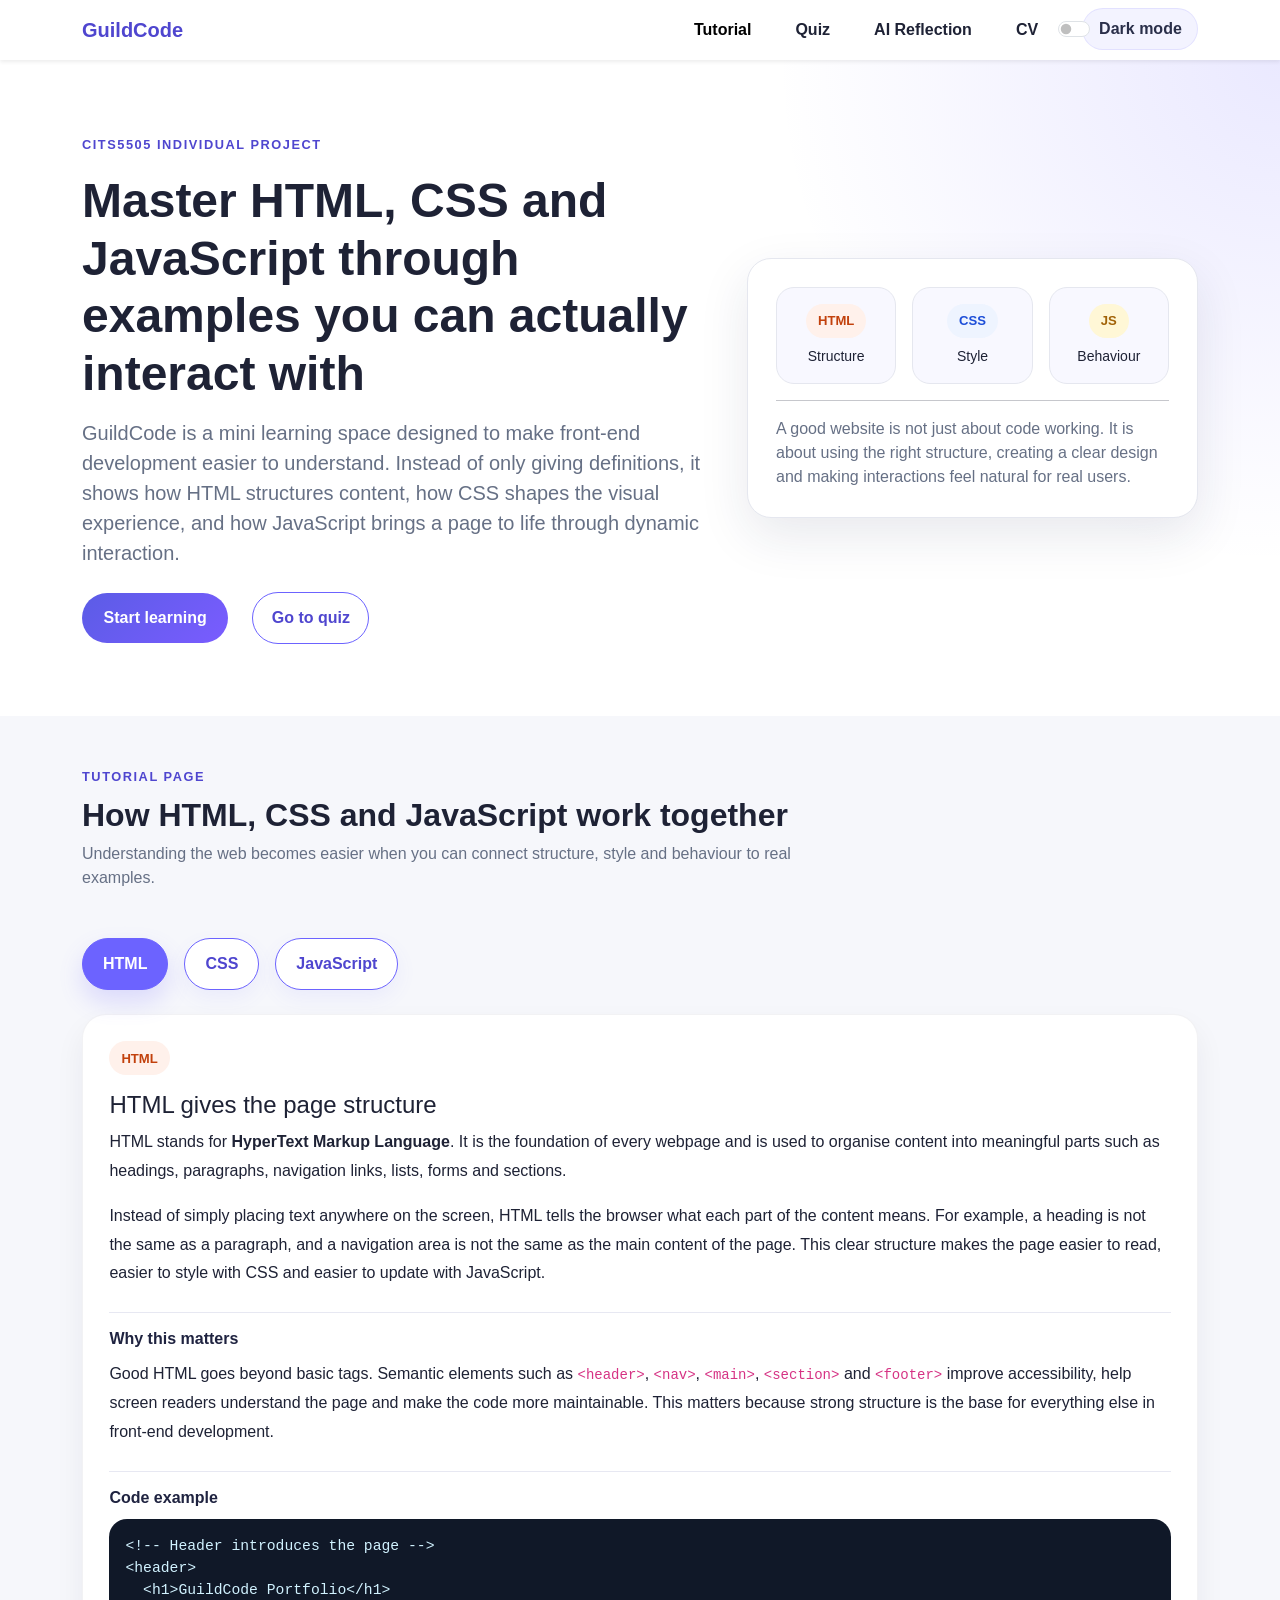
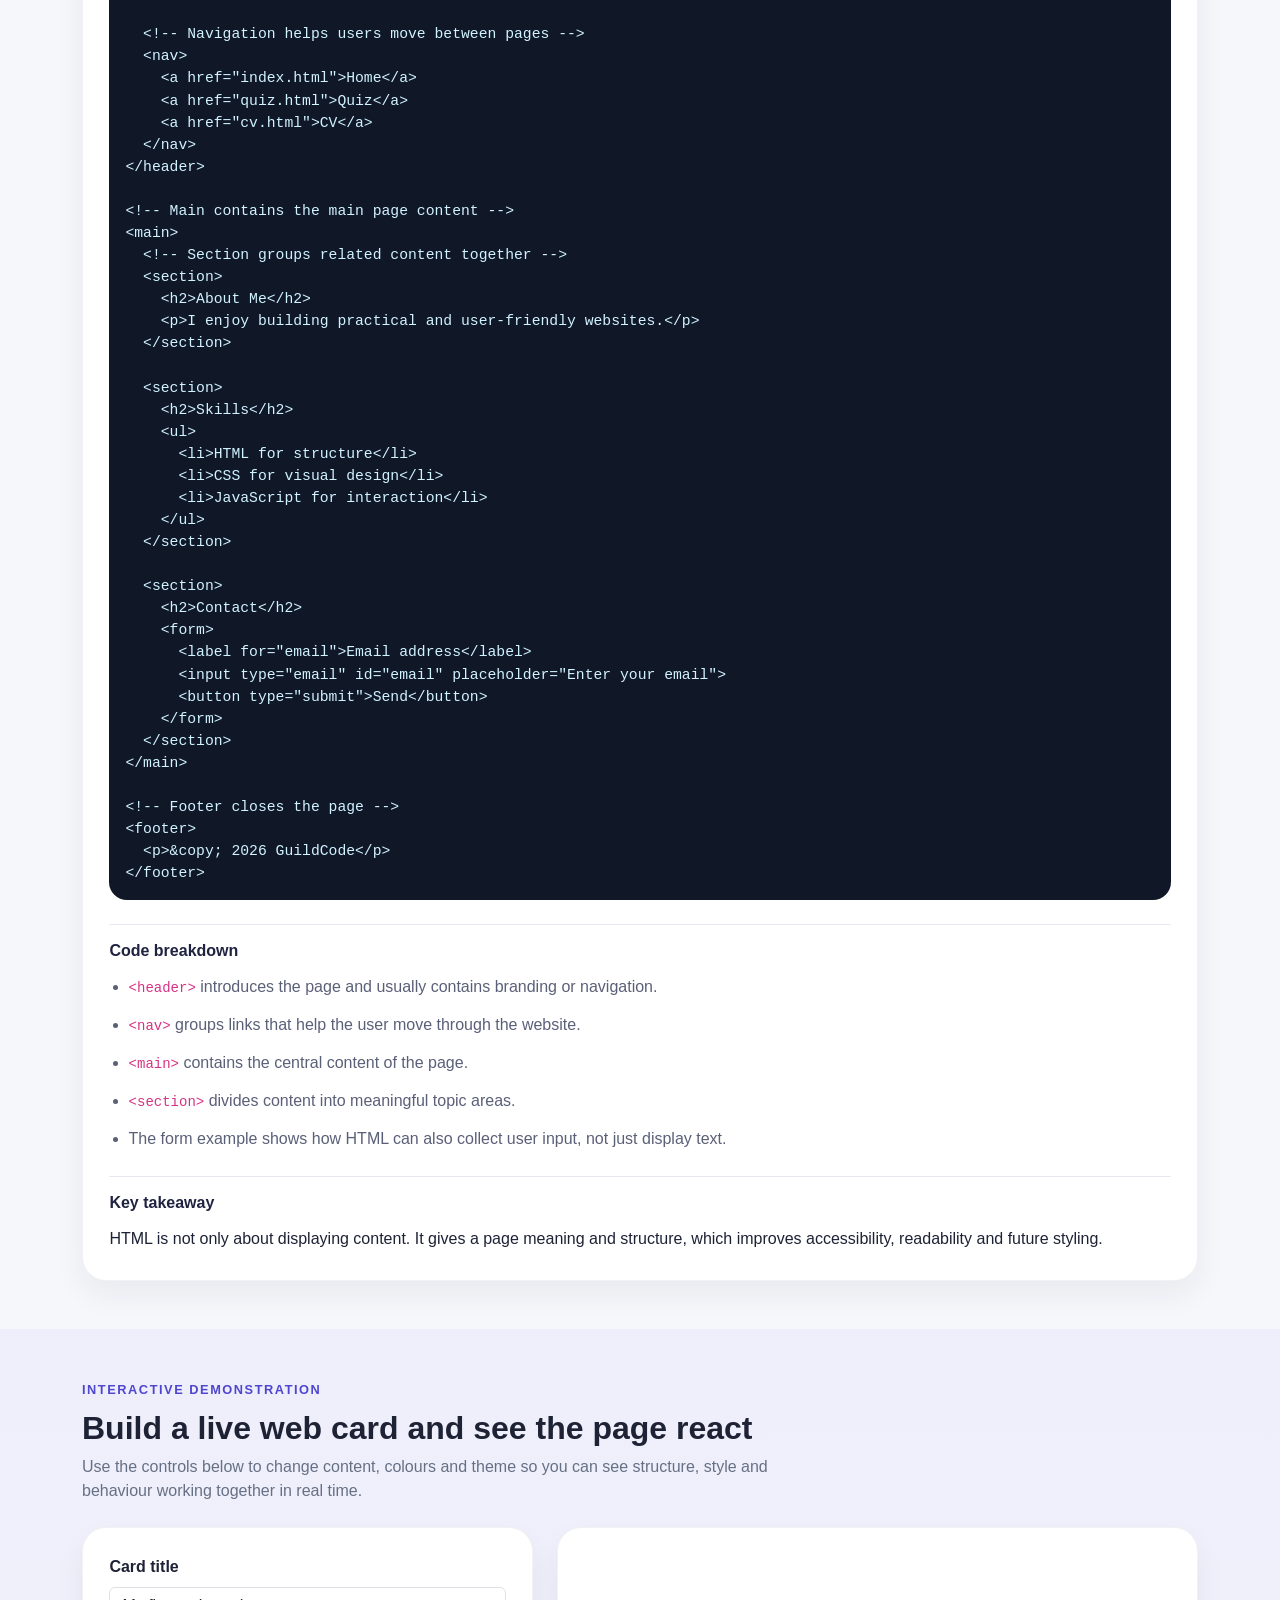
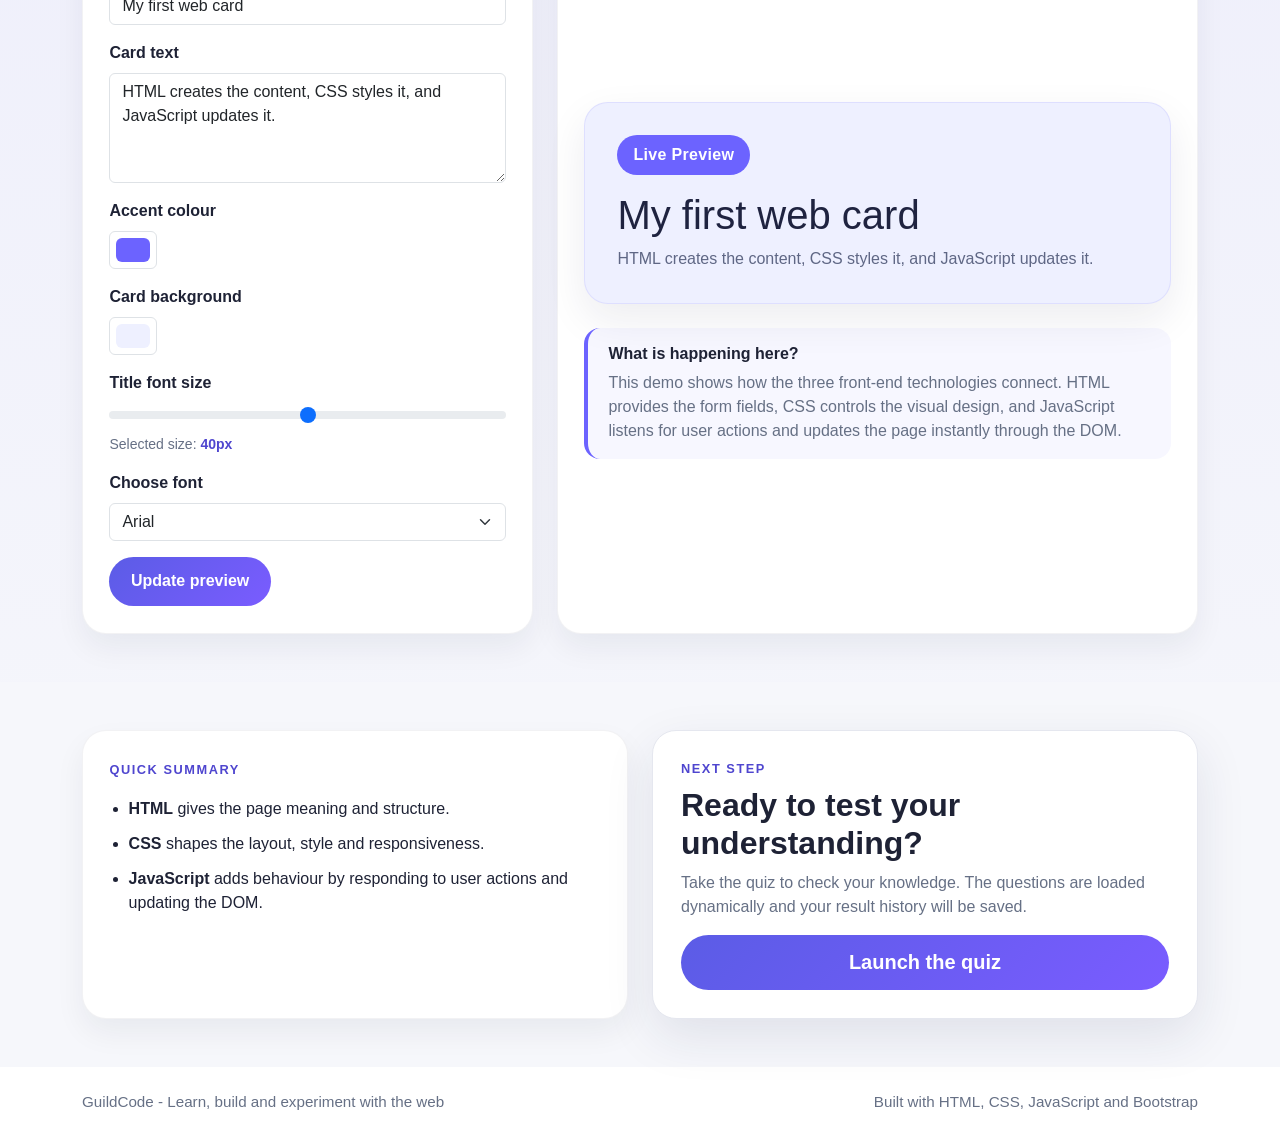
<file: index.html>
<!DOCTYPE html>
<html lang="en">
<head>
  <meta charset="UTF-8">
  <meta name="viewport" content="width=device-width, initial-scale=1.0">
  <title>GuildCode | Tutorial</title>
  <link rel="preconnect" href="https://cdn.jsdelivr.net">
  <link href="https://cdn.jsdelivr.net/npm/bootstrap@5.3.2/dist/css/bootstrap.min.css" rel="stylesheet">
  <link rel="stylesheet" href="css/style.css">
</head>
<body>
  <header class="site-header sticky-top shadow-sm">
    <nav class="navbar navbar-expand-lg">
      <div class="container">
        <a class="navbar-brand fw-bold" href="index.html">GuildCode</a>
        <button class="navbar-toggler" type="button" data-bs-toggle="collapse" data-bs-target="#navMenu" aria-controls="navMenu" aria-expanded="false" aria-label="Toggle navigation">
          <span class="navbar-toggler-icon"></span>
        </button>
        <div class="collapse navbar-collapse" id="navMenu">
          <ul class="navbar-nav ms-auto align-items-lg-center gap-lg-2">
            <li class="nav-item"><a class="nav-link active" href="index.html">Tutorial</a></li>
            <li class="nav-item"><a class="nav-link" href="quiz.html">Quiz</a></li>
            <li class="nav-item"><a class="nav-link" href="ai-reflection.html">AI Reflection</a></li>
            <li class="nav-item"><a class="nav-link" href="cv.html">CV</a></li>
          </ul>

          <div class="form-check form-switch theme-switch ms-lg-3 mt-3 mt-lg-0">
            <input class="form-check-input" type="checkbox" id="pageThemeToggle">
            <label class="form-check-label" for="pageThemeToggle">Dark mode</label>
          </div>
        </div>
      </div>
    </nav>
  </header>

  <main>
    <section class="hero-section py-5">
      <div class="container py-4">
        <div class="row align-items-center g-4">
          <div class="col-lg-7">
            <span class="eyebrow">CITS5505 INDIVIDUAL PROJECT</span>
            <h1 class="display-5 fw-bold mt-3">Master HTML, CSS and JavaScript through examples you can actually interact with</h1>
            <p class="lead text-secondary mt-3">
              GuildCode is a mini learning space designed to make front-end development easier to understand.
              Instead of only giving definitions, it shows how HTML structures content, how CSS shapes the visual experience,
              and how JavaScript brings a page to life through dynamic interaction.
            </p>
            <div class="hero-actions d-flex flex-wrap gap-4 mt-4 align-items-center">
              <a href="#tutorial-content" class="btn btn-brand">Start learning</a>
              <a href="quiz.html" class="btn btn-outline-brand">Go to quiz</a>
            </div>
          </div>
          <div class="col-lg-5">
            <div class="hero-card">
              <div class="row g-3">
                <div class="col-4">
                  <div class="mini-panel text-center">
                    <span class="tech-badge html">HTML</span>
                    <p class="small mb-0 mt-2">Structure</p>
                  </div>
                </div>
                <div class="col-4">
                  <div class="mini-panel text-center">
                    <span class="tech-badge css">CSS</span>
                    <p class="small mb-0 mt-2">Style</p>
                  </div>
                </div>
                <div class="col-4">
                  <div class="mini-panel text-center">
                    <span class="tech-badge js">JS</span>
                    <p class="small mb-0 mt-2">Behaviour</p>
                  </div>
                </div>
              </div>
              <hr>
              <p class="mb-0 text-secondary">
                A good website is not just about code working. It is about using the right structure,
                creating a clear design and making interactions feel natural for real users.
              </p>
            </div>
          </div>
        </div>
      </div>
    </section>

    <section id="tutorial-content" class="py-5">
      <div class="container">
        <div class="section-heading mb-5">
          <span class="eyebrow">TUTORIAL PAGE</span>
          <h2 class="fw-bold mt-2">How HTML, CSS and JavaScript work together</h2>
          <p class="text-secondary mb-0">Understanding the web becomes easier when you can connect structure, style and behaviour to real examples. </p>
        </div>

        <div class="tutorial-tabs mb-4">
  <button class="tutorial-tab active" data-topic="html">HTML</button>
  <button class="tutorial-tab" data-topic="css">CSS</button>
  <button class="tutorial-tab" data-topic="js">JavaScript</button>
</div>

<div class="content-card tutorial-display" id="tutorialDisplay">
  <span class="tech-badge html" id="topicBadge">HTML</span>

  <h3 class="h4 mt-3" id="topicTitle">HTML gives the page structure</h3>

  <p id="topicIntro"></p>
  <p id="topicExplanation"></p>

  <div class="topic-subsection mt-4">
    <h4 class="h6 fw-bold">Why this matters</h4>
    <p id="topicWhy" class="mb-0"></p>
  </div>

  <div class="topic-subsection mt-4">
    <h4 class="h6 fw-bold">Code example</h4>
    <pre><code id="topicCode"></code></pre>
  </div>

  <div class="topic-subsection mt-4">
    <h4 class="h6 fw-bold">Code breakdown</h4>
    <ul id="topicPoints" class="mb-0"></ul>
  </div>

  <div class="topic-subsection mt-4">
    <h4 class="h6 fw-bold">Key takeaway</h4>
    <p id="topicTakeaway" class="mb-0"></p>
  </div>
</div>
        </div>
      </div>
    </section>

    <section class="py-5 bg-soft">
      <div class="container">
        <div class="section-heading mb-4">
          <span class="eyebrow">INTERACTIVE DEMONSTRATION</span>
          <h2 class="fw-bold mt-2">Build a live web card and see the page react</h2>
          <p class="text-secondary mb-0">Use the controls below to change content, colours and theme so you can see structure, style and behaviour working together in real time.</p>
        </div>

        <div class="row g-4 align-items-stretch">
          <div class="col-lg-5">
            <div class="content-card h-100">
              <label for="cardTitle" class="form-label fw-semibold">Card title</label>
              <input id="cardTitle" class="form-control mb-3" type="text" value="My first web card">

              <label for="cardText" class="form-label fw-semibold">Card text</label>
              <textarea id="cardText" class="form-control mb-3" rows="4">HTML creates the content, CSS styles it, and JavaScript updates it.</textarea>

              <label for="cardColor" class="form-label fw-semibold">Accent colour</label>
              <input id="cardColor" class="form-control form-control-color mb-3" type="color" value="#6c63ff">

              <label for="cardBackground" class="form-label fw-semibold">Card background</label>
              <input id="cardBackground" class="form-control form-control-color mb-3" type="color" value="#eef0ff">

              <label for="fontSize" class="form-label fw-semibold">Title font size</label>
              <input id="fontSize" class="form-range mb-1" type="range" min="24" max="56" value="40">
              <p class="small text-secondary mb-3">Selected size: <span id="fontSizeValue">40px</span></p>

              <label for="fontFamily" class="form-label fw-semibold">Choose font</label>
              <select id="fontFamily" class="form-select mb-3">
                <option value="Arial, Helvetica, sans-serif">Arial</option>
                <option value="'Georgia', serif">Georgia</option>
                <option value="'Trebuchet MS', sans-serif">Trebuchet MS</option>
                <option value="'Courier New', monospace">Courier New</option>
                <option value="'Times New Roman', serif">Times New Roman</option>
              </select>

              <button id="applyChanges" class="btn btn-brand">Update preview</button>
            </div>
          </div>

          <div class="col-lg-7">
            <div class="content-card h-100 d-flex flex-column justify-content-center">
              <div id="previewCard" class="live-preview-card">
                <span id="previewPill" class="preview-pill">Live Preview</span>
                <h3 id="previewTitle" class="mt-3">My first web card</h3>
                <p id="previewText" class="mb-0">HTML creates the content, CSS styles it, and JavaScript updates it.</p>
              </div>

              <div class="interactive-note mt-4">
                <h4 class="h6 fw-bold">What is happening here?</h4>
                <p class="mb-0 text-secondary">
                  This demo shows how the three front-end technologies connect. HTML provides the form fields,
                  CSS controls the visual design, and JavaScript listens for user actions and updates the page
                  instantly through the DOM.
                </p>
              </div>
            </div>
          </div>
        </div>
      </div>
    </section>

    <section class="py-5">
      <div class="container">
        <div class="row g-4">
          <div class="col-lg-6">
            <div class="content-card h-100">
              <span class="eyebrow">QUICK SUMMARY</span>
              <ul class="summary-list mb-0 mt-3">
                <li><strong>HTML</strong> gives the page meaning and structure.</li>
                <li><strong>CSS</strong> shapes the layout, style and responsiveness.</li>
                <li><strong>JavaScript</strong> adds behaviour by responding to user actions and updating the DOM.</li>
              </ul>
            </div>
          </div>
          <div class="col-lg-6">
            <div class="cta-card h-100">
              <span class="eyebrow">NEXT STEP</span>
              <h2 class="fw-bold mt-2">Ready to test your understanding?</h2>
              <p class="text-secondary">
                Take the quiz to check your knowledge. The questions are loaded dynamically and your result history will be saved.
              </p>
              <a href="quiz.html" class="btn btn-brand btn-lg">Launch the quiz</a>
            </div>
          </div>
        </div>
      </div>
    </section>
  </main>

  <footer class="site-footer py-4">
    <div class="container d-flex flex-column flex-md-row justify-content-between align-items-center gap-2">
      <p class="mb-0">GuildCode - Learn, build and experiment with the web</p>
      <p class="mb-0">Built with HTML, CSS, JavaScript and Bootstrap</p>
    </div>
  </footer>

  <script src="https://cdn.jsdelivr.net/npm/bootstrap@5.3.2/dist/js/bootstrap.bundle.min.js"></script>
  <script src="js/main.js"></script>
  <script src="js/tutorial.js"></script>  
</body>
</html>
</file>
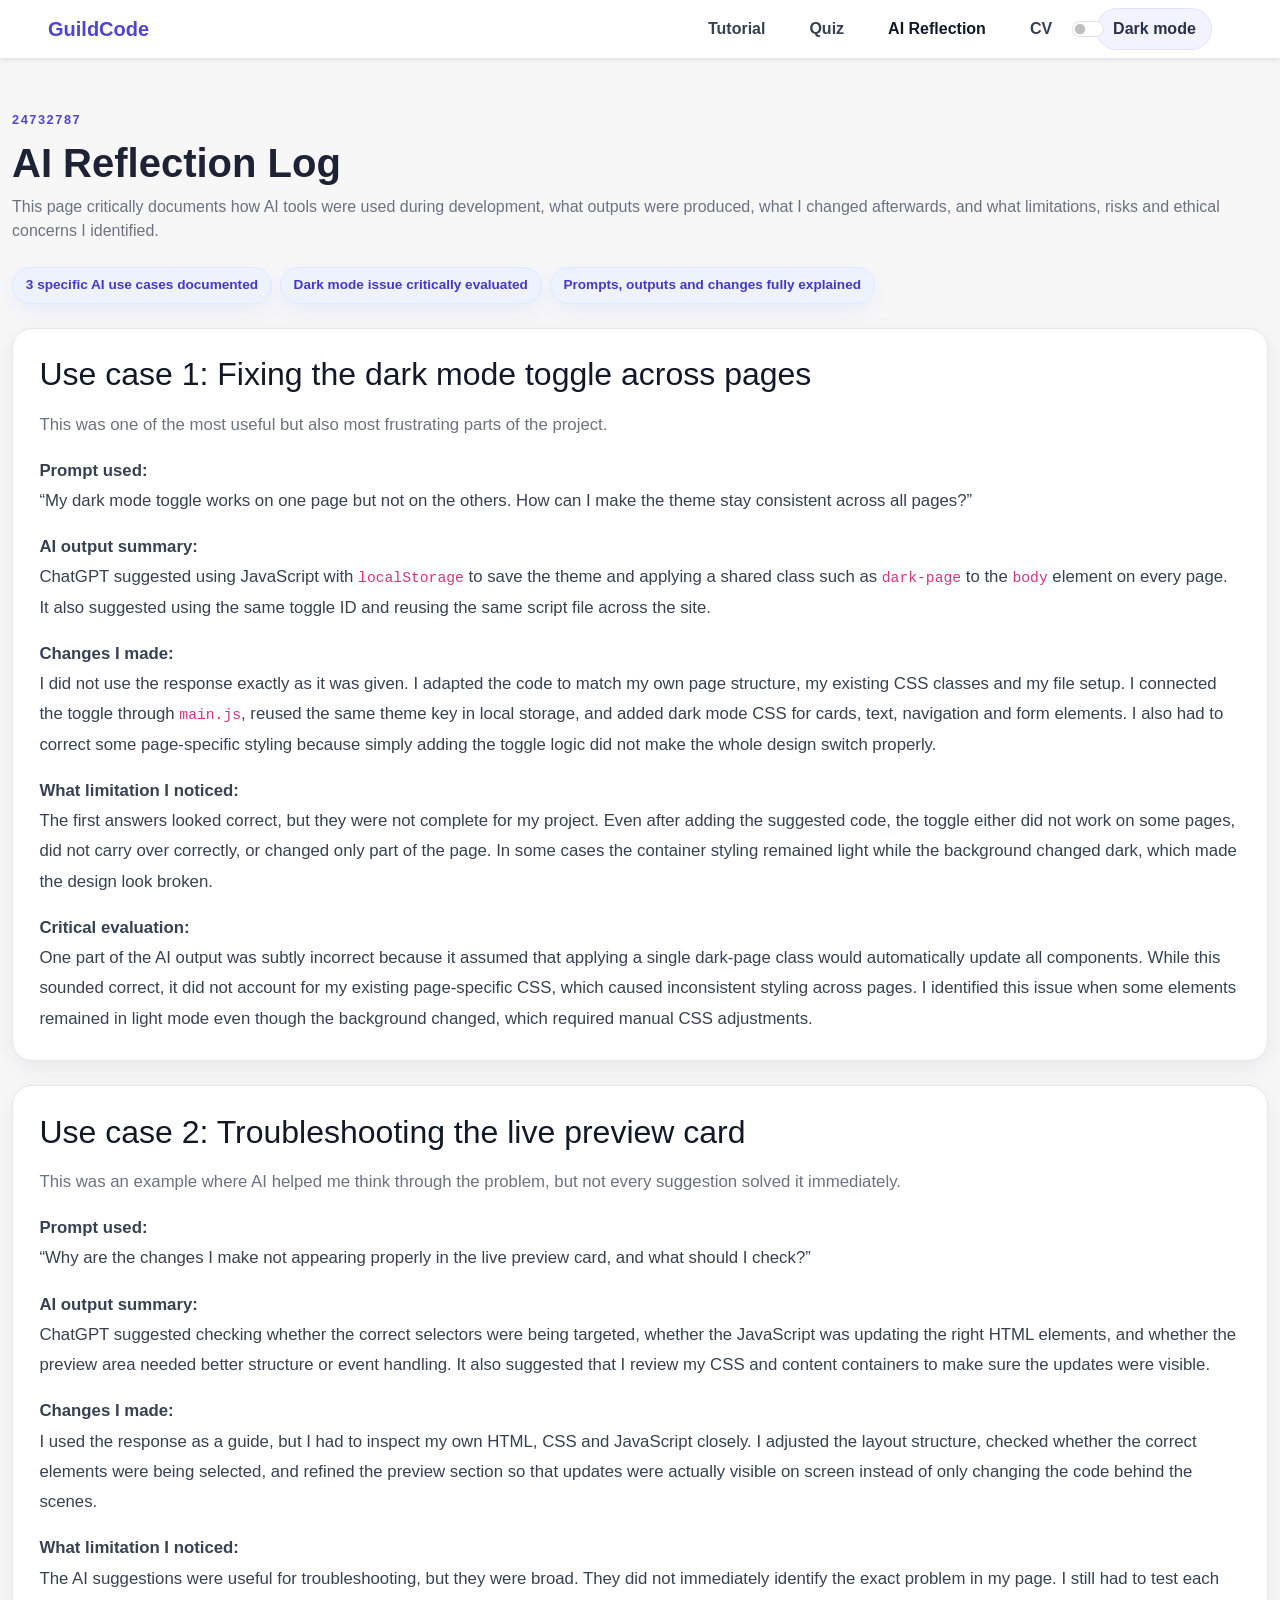
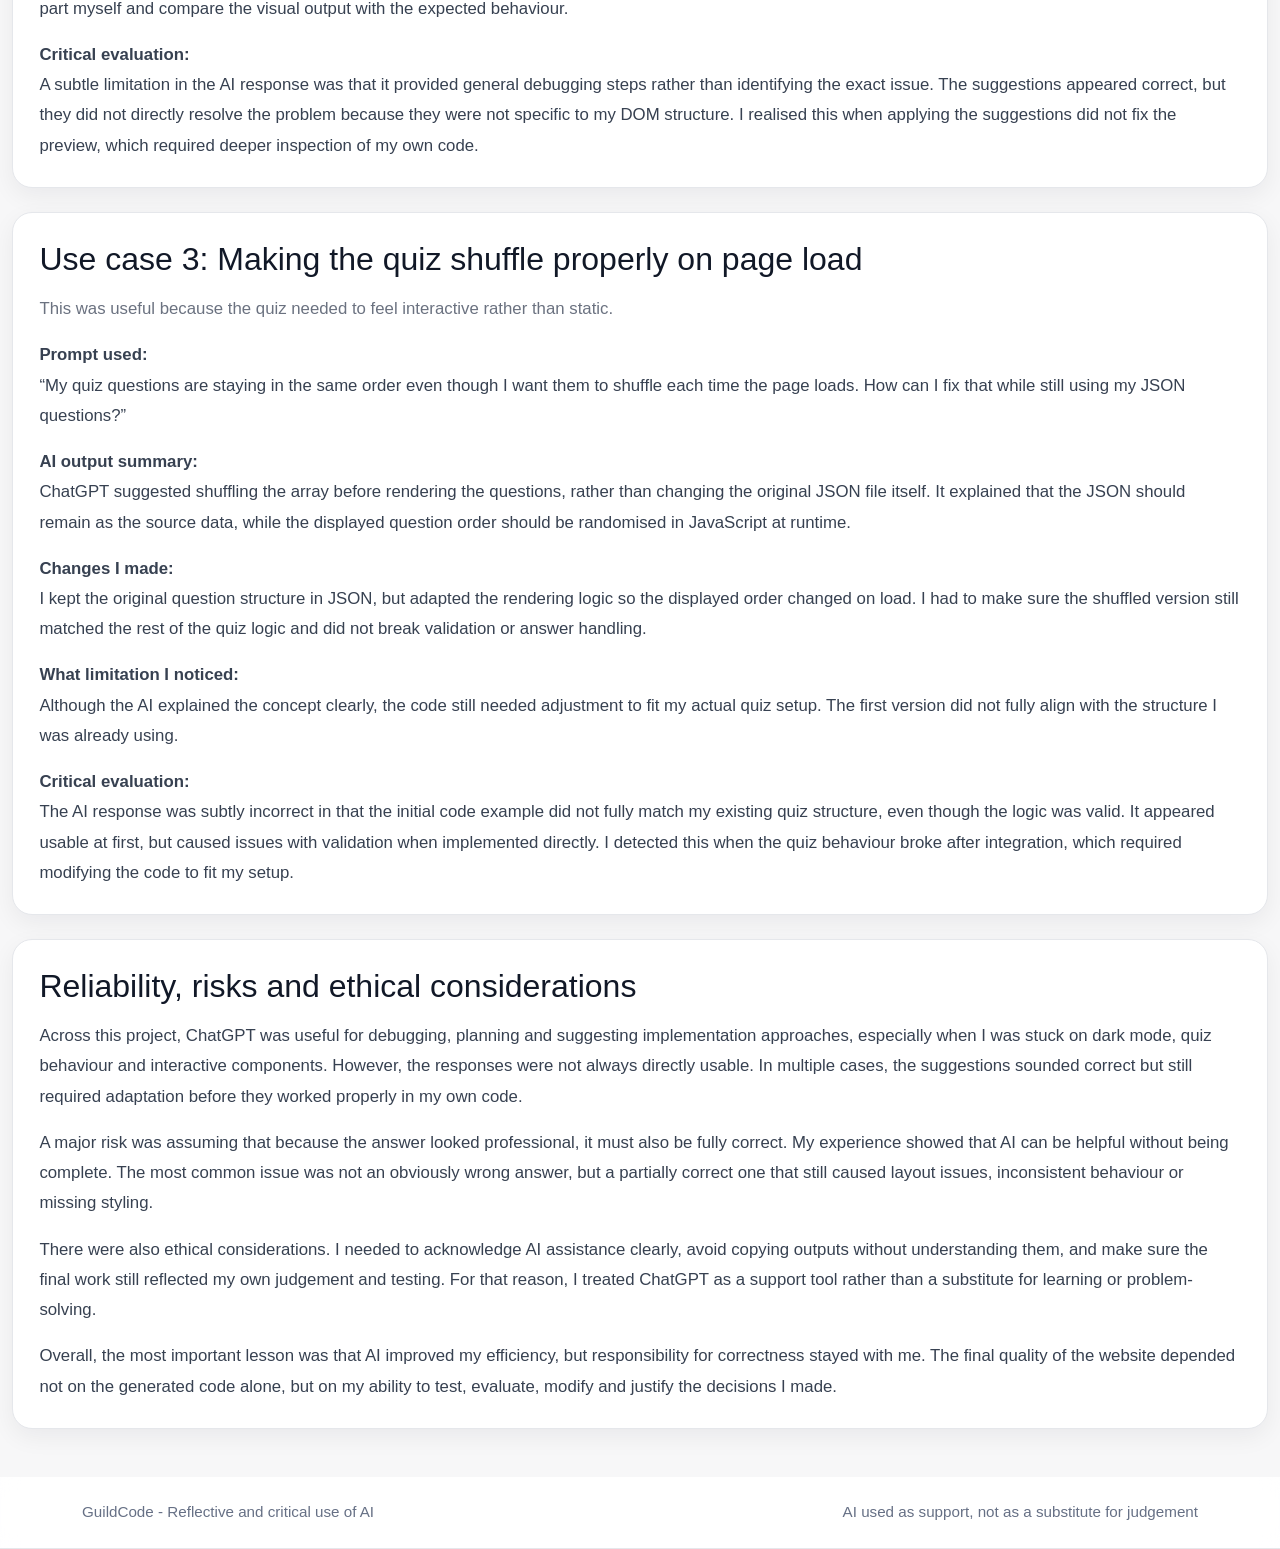
<file: ai-reflection.html>
<!DOCTYPE html>
<html lang="en">
<head>
  <meta charset="UTF-8">
  <meta name="viewport" content="width=device-width, initial-scale=1.0">
  <title>GuildCode | AI Reflection</title>
  <link rel="preconnect" href="https://cdn.jsdelivr.net">
  <link href="https://cdn.jsdelivr.net/npm/bootstrap@5.3.2/dist/css/bootstrap.min.css" rel="stylesheet">
  <link rel="stylesheet" href="css/style.css">
</head>
<body class="bg-soft ai-page">
  <header class="site-header sticky-top shadow-sm">
    <nav class="navbar navbar-expand-lg">
      <div class="container-fluid px-4 px-lg-5">
        <a class="navbar-brand fw-bold" href="index.html">GuildCode</a>
        <button class="navbar-toggler" type="button" data-bs-toggle="collapse" data-bs-target="#navMenu" aria-controls="navMenu" aria-expanded="false" aria-label="Toggle navigation">
          <span class="navbar-toggler-icon"></span>
        </button>

        <div class="collapse navbar-collapse" id="navMenu">
          <ul class="navbar-nav ms-auto align-items-lg-center gap-lg-2">
            <li class="nav-item"><a class="nav-link" href="index.html">Tutorial</a></li>
            <li class="nav-item"><a class="nav-link" href="quiz.html">Quiz</a></li>
            <li class="nav-item"><a class="nav-link active" href="ai-reflection.html">AI Reflection</a></li>
            <li class="nav-item"><a class="nav-link" href="cv.html">CV</a></li>

            <li class="nav-item">
              <div class="form-check form-switch theme-switch ms-lg-2 mb-0">
                <input class="form-check-input" type="checkbox" id="pageThemeToggle">
                <label class="form-check-label" for="pageThemeToggle">Dark mode</label>
              </div>
            </li>
          </ul>
        </div>
      </div>
    </nav>
  </header>

  <main class="py-5">
    <div class="container-fluid ai-layout px-4 px-lg-5">
      <div class="section-heading mb-4">
        <span class="eyebrow">24732787</span>
        <h1 class="fw-bold mt-2">AI Reflection Log</h1>
        <p class="text-secondary mb-0">
          This page critically documents how AI tools were used during development, what outputs were produced,
          what I changed afterwards, and what limitations, risks and ethical concerns I identified.
        </p>
      </div>

      <div class="d-flex flex-wrap gap-2 mb-4">
        <span class="status-pill">3 specific AI use cases documented</span>
        <span class="status-pill">Dark mode issue critically evaluated</span>
        <span class="status-pill">Prompts, outputs and changes fully explained</span>
      </div>

      <div class="row">
        <div class="col-12">
          <article class="content-card mb-4">
  <h2 class="h3 mb-3">Use case 1: Fixing the dark mode toggle across pages</h2>
  <p class="text-secondary">This was one of the most useful but also most frustrating parts of the project.</p>

  <p><strong>Prompt used:</strong><br>
    “My dark mode toggle works on one page but not on the others. How can I make the theme stay consistent across all pages?”
  </p>

  <p><strong>AI output summary:</strong><br>
    ChatGPT suggested using JavaScript with <code>localStorage</code> to save the theme and applying a shared class such as <code>dark-page</code> to the <code>body</code> element on every page. It also suggested using the same toggle ID and reusing the same script file across the site.
  </p>

  <p><strong>Changes I made:</strong><br>
    I did not use the response exactly as it was given. I adapted the code to match my own page structure, my existing CSS classes and my file setup. I connected the toggle through <code>main.js</code>, reused the same theme key in local storage, and added dark mode CSS for cards, text, navigation and form elements. I also had to correct some page-specific styling because simply adding the toggle logic did not make the whole design switch properly.
  </p>

  <p><strong>What limitation I noticed:</strong><br>
    The first answers looked correct, but they were not complete for my project. Even after adding the suggested code, the toggle either did not work on some pages, did not carry over correctly, or changed only part of the page. In some cases the container styling remained light while the background changed dark, which made the design look broken.
  </p>

  <p class="mb-0"><strong>Critical evaluation:</strong><br>
    One part of the AI output was subtly incorrect because it assumed that applying a single dark-page class would automatically update all components. While this sounded correct, it did not account for my existing page-specific CSS, which caused inconsistent styling across pages. I identified this issue when some elements remained in light mode even though the background changed, which required manual CSS adjustments.
  </p>
</article>

<article class="content-card mb-4">
  <h2 class="h3 mb-3">Use case 2: Troubleshooting the live preview card</h2>
  <p class="text-secondary">This was an example where AI helped me think through the problem, but not every suggestion solved it immediately.</p>

  <p><strong>Prompt used:</strong><br>
    “Why are the changes I make not appearing properly in the live preview card, and what should I check?”
  </p>

  <p><strong>AI output summary:</strong><br>
    ChatGPT suggested checking whether the correct selectors were being targeted, whether the JavaScript was updating the right HTML elements, and whether the preview area needed better structure or event handling. It also suggested that I review my CSS and content containers to make sure the updates were visible.
  </p>

  <p><strong>Changes I made:</strong><br>
    I used the response as a guide, but I had to inspect my own HTML, CSS and JavaScript closely. I adjusted the layout structure, checked whether the correct elements were being selected, and refined the preview section so that updates were actually visible on screen instead of only changing the code behind the scenes.
  </p>

  <p><strong>What limitation I noticed:</strong><br>
    The AI suggestions were useful for troubleshooting, but they were broad. They did not immediately identify the exact problem in my page. I still had to test each part myself and compare the visual output with the expected behaviour.
  </p>

  <p class="mb-0"><strong>Critical evaluation:</strong><br>
    A subtle limitation in the AI response was that it provided general debugging steps rather than identifying the exact issue. The suggestions appeared correct, but they did not directly resolve the problem because they were not specific to my DOM structure. I realised this when applying the suggestions did not fix the preview, which required deeper inspection of my own code.
  </p>
</article>

<article class="content-card mb-4">
  <h2 class="h3 mb-3">Use case 3: Making the quiz shuffle properly on page load</h2>
  <p class="text-secondary">This was useful because the quiz needed to feel interactive rather than static.</p>

  <p><strong>Prompt used:</strong><br>
    “My quiz questions are staying in the same order even though I want them to shuffle each time the page loads. How can I fix that while still using my JSON questions?”
  </p>

  <p><strong>AI output summary:</strong><br>
    ChatGPT suggested shuffling the array before rendering the questions, rather than changing the original JSON file itself. It explained that the JSON should remain as the source data, while the displayed question order should be randomised in JavaScript at runtime.
  </p>

  <p><strong>Changes I made:</strong><br>
    I kept the original question structure in JSON, but adapted the rendering logic so the displayed order changed on load. I had to make sure the shuffled version still matched the rest of the quiz logic and did not break validation or answer handling.
  </p>

  <p><strong>What limitation I noticed:</strong><br>
    Although the AI explained the concept clearly, the code still needed adjustment to fit my actual quiz setup. The first version did not fully align with the structure I was already using.
  </p>

  <p class="mb-0"><strong>Critical evaluation:</strong><br>
    The AI response was subtly incorrect in that the initial code example did not fully match my existing quiz structure, even though the logic was valid. It appeared usable at first, but caused issues with validation when implemented directly. I detected this when the quiz behaviour broke after integration, which required modifying the code to fit my setup.
  </p>
</article>

<article class="content-card">
  <h2 class="h3 mb-3">Reliability, risks and ethical considerations</h2>

  <p>
    Across this project, ChatGPT was useful for debugging, planning and suggesting implementation approaches, especially when I was stuck on dark mode, quiz behaviour and interactive components. However, the responses were not always directly usable. In multiple cases, the suggestions sounded correct but still required adaptation before they worked properly in my own code.
  </p>

  <p>
    A major risk was assuming that because the answer looked professional, it must also be fully correct. My experience showed that AI can be helpful without being complete. The most common issue was not an obviously wrong answer, but a partially correct one that still caused layout issues, inconsistent behaviour or missing styling.
  </p>

  <p>
    There were also ethical considerations. I needed to acknowledge AI assistance clearly, avoid copying outputs without understanding them, and make sure the final work still reflected my own judgement and testing. For that reason, I treated ChatGPT as a support tool rather than a substitute for learning or problem-solving.
  </p>

  <p class="mb-0">
    Overall, the most important lesson was that AI improved my efficiency, but responsibility for correctness stayed with me. The final quality of the website depended not on the generated code alone, but on my ability to test, evaluate, modify and justify the decisions I made.
  </p>
</article>
        </div>
      </div>
    </div>
  </main>

  <footer class="site-footer py-4">
    <div class="container d-flex flex-column flex-md-row justify-content-between align-items-center gap-2">
      <p class="mb-0">GuildCode - Reflective and critical use of AI</p>
      <p class="mb-0">AI used as support, not as a substitute for judgement</p>
    </div>
  </footer>

  <script src="https://cdn.jsdelivr.net/npm/bootstrap@5.3.2/dist/js/bootstrap.bundle.min.js"></script>
  <script src="js/main.js"></script>
</body>
</html>
</file>
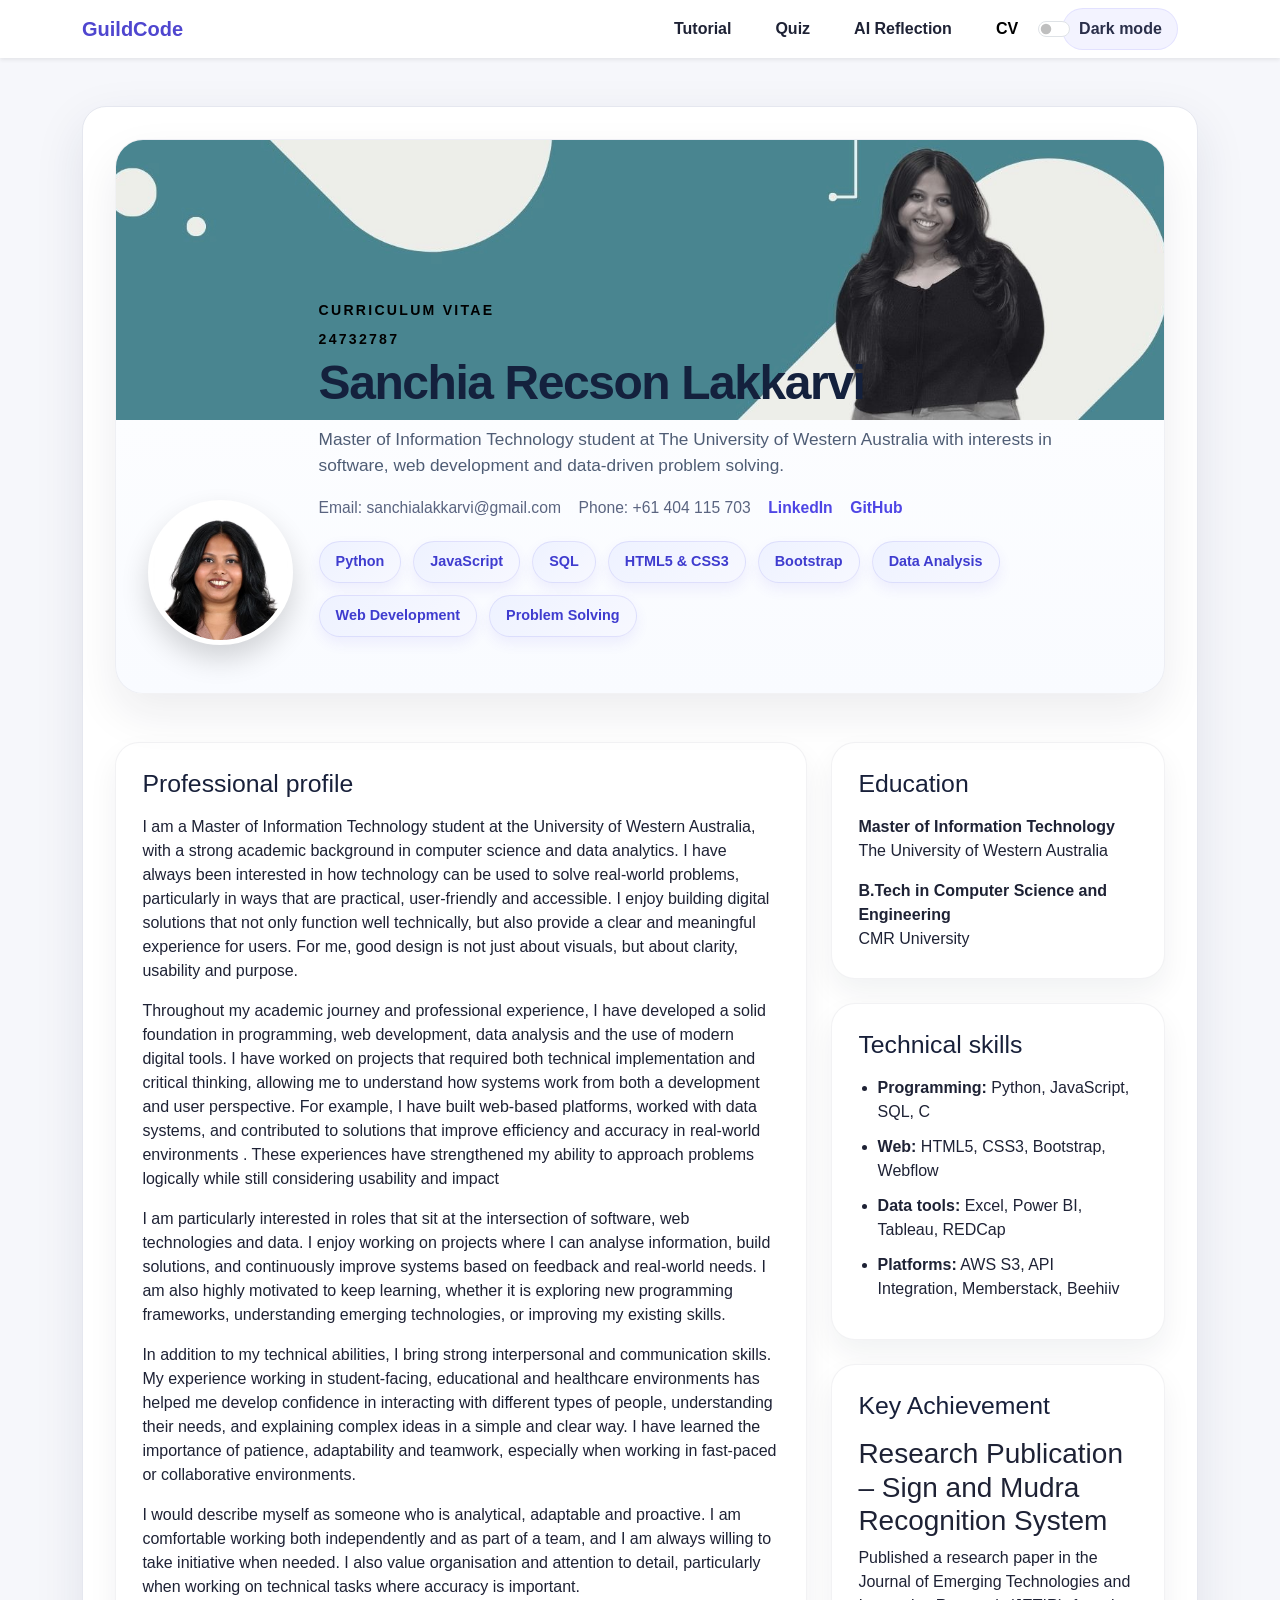
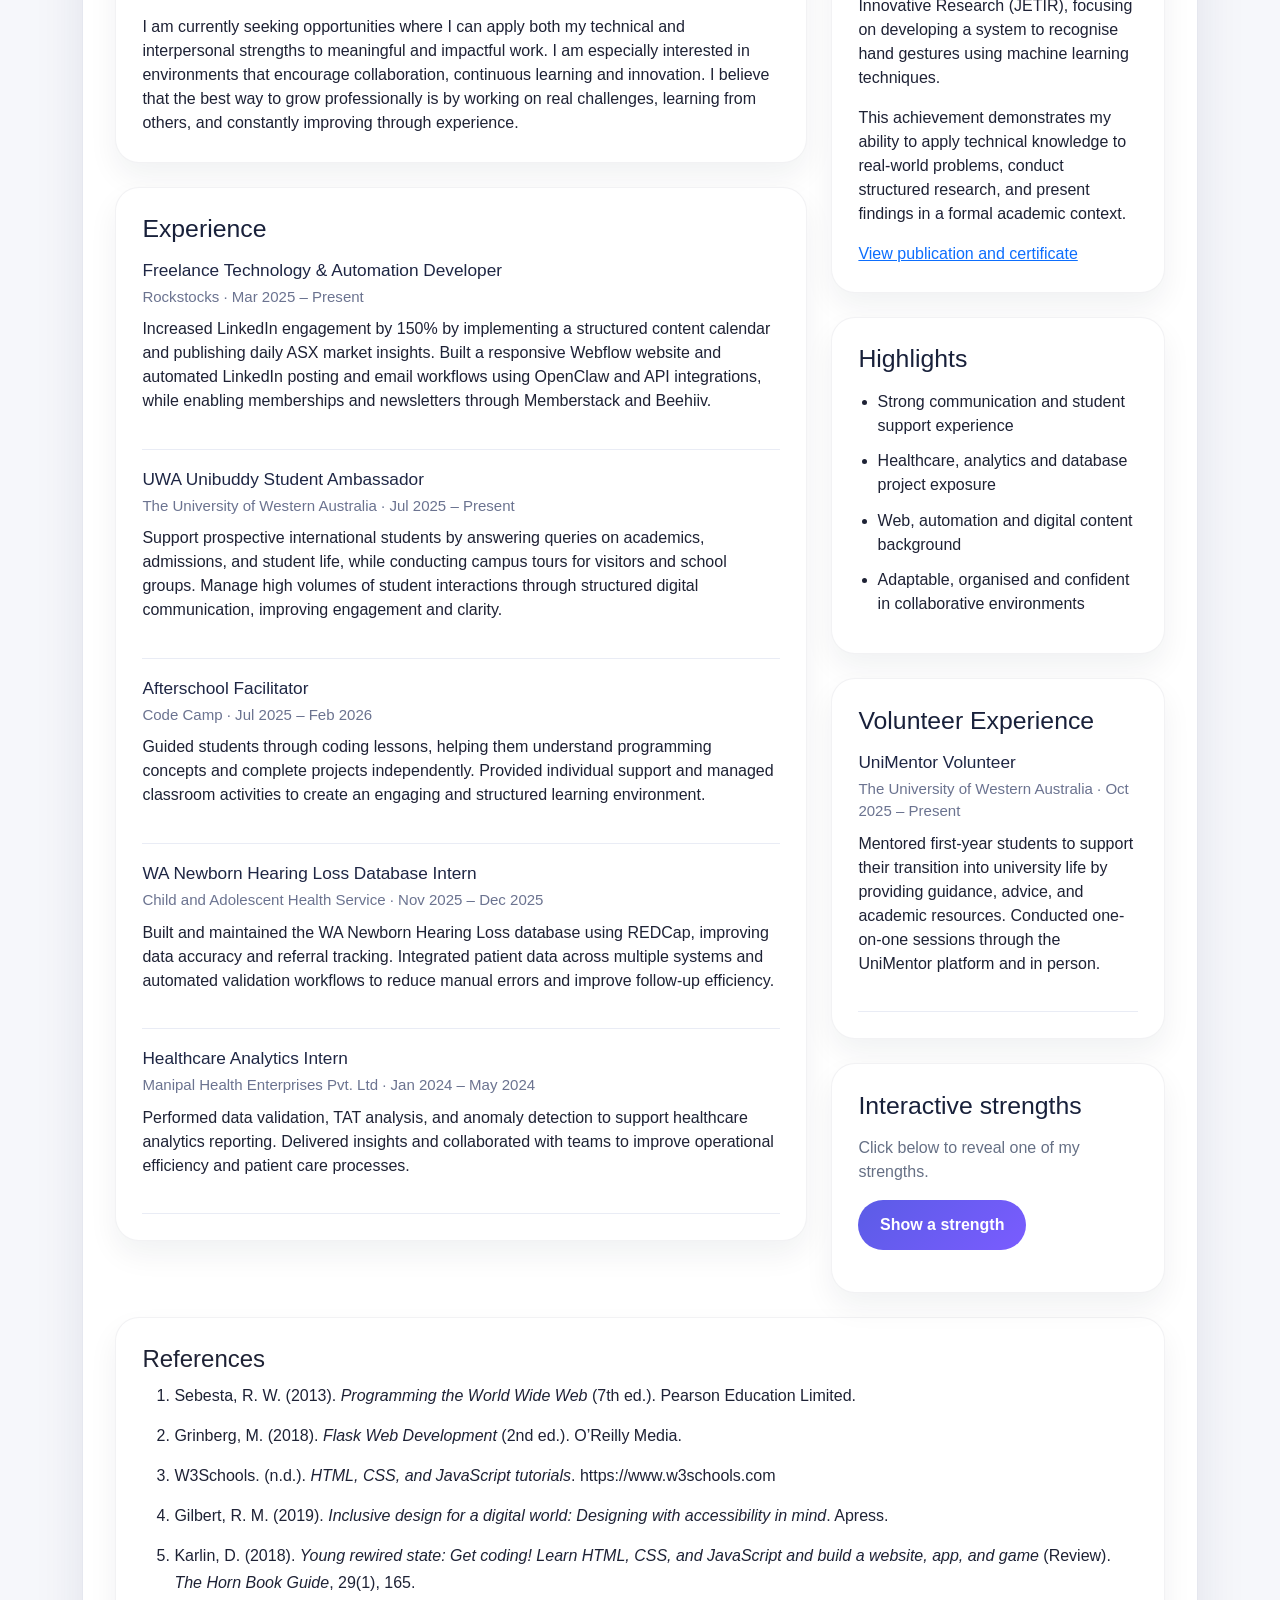
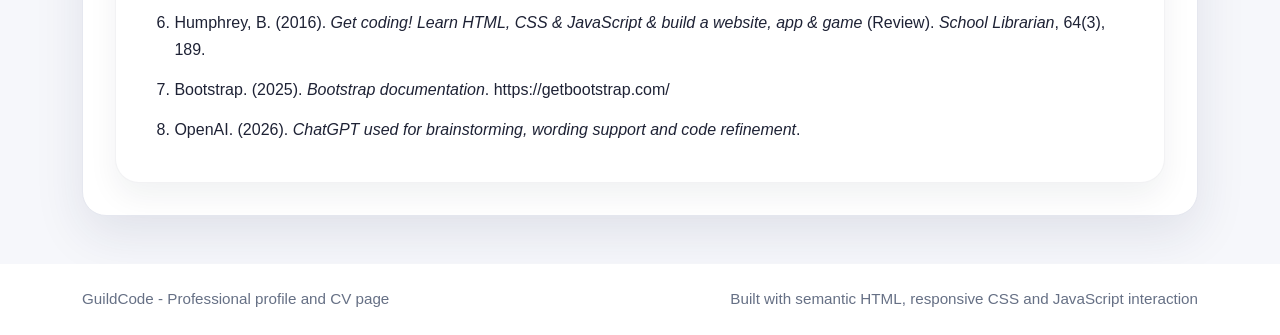
<file: cv.html>
<!DOCTYPE html>
<html lang="en">
<head>
  <meta charset="UTF-8">
  <meta name="viewport" content="width=device-width, initial-scale=1.0">
  <title>GuildCode | CV</title>
  <link rel="preconnect" href="https://cdn.jsdelivr.net">
  <link href="https://cdn.jsdelivr.net/npm/bootstrap@5.3.2/dist/css/bootstrap.min.css" rel="stylesheet">
  <link rel="stylesheet" href="css/style.css">
</head>
<body>
  <header class="site-header sticky-top shadow-sm">
    <nav class="navbar navbar-expand-lg">
      <div class="container">
        <a class="navbar-brand fw-bold" href="index.html">GuildCode</a>
        <button class="navbar-toggler" type="button" data-bs-toggle="collapse" data-bs-target="#navMenu" aria-controls="navMenu" aria-expanded="false" aria-label="Toggle navigation">
          <span class="navbar-toggler-icon"></span>
        </button>

        <div class="collapse navbar-collapse" id="navMenu">
          <ul class="navbar-nav ms-auto align-items-lg-center gap-lg-2">
            <li class="nav-item"><a class="nav-link" href="index.html">Tutorial</a></li>
            <li class="nav-item"><a class="nav-link" href="quiz.html">Quiz</a></li>
            <li class="nav-item"><a class="nav-link" href="ai-reflection.html">AI Reflection</a></li>
            <li class="nav-item"><a class="nav-link active" href="cv.html">CV</a></li>

            <li class="nav-item">
              <div class="form-check form-switch theme-switch ms-lg-2 mb-0">
                <input class="form-check-input" type="checkbox" id="pageThemeToggle">
                <label class="form-check-label" for="pageThemeToggle">Dark mode</label>
              </div>
            </li>
          </ul>
        </div>
      </div>
    </nav>
  </header>

  <main class="py-5">
    <div class="container">
      <div class="cv-shell">

            <section class="cv-top-banner">
  <img src="assets/cv-banner.jpg" alt="Decorative banner for Sanchia's CV" class="cv-banner-image">

  <div class="cv-profile-wrap">
    <img class="cv-profile-photo" src="assets/Sanchia_passport size photo.JPG" alt="Portrait of Sanchia R Lakkarvi">

    <div class="cv-intro-text">
      <p class="cv-mini-title">Curriculum Vitae</p>
      <p class="cv-mini-title">24732787</p>

      <h1 class="cv-name">Sanchia Recson Lakkarvi</h1>

      <p class="cv-tagline">
        Master of Information Technology student at The University of Western Australia with interests in software, web development and data-driven problem solving.
      </p>

      <p class="cv-contact-line">
        <span>Email: sanchialakkarvi@gmail.com</span>
        <span>Phone: +61 404 115 703</span>
        <a href="https://www.linkedin.com/in/sanchialakkarvi/" target="_blank" rel="noopener noreferrer">LinkedIn</a>
        <a href="https://github.com/SanchiaLakkarvi" target="_blank" rel="noopener noreferrer">GitHub</a>
      </p>

      <div class="cv-chip-group">
        <span class="skill-chip">Python</span>
        <span class="skill-chip">JavaScript</span>
        <span class="skill-chip">SQL</span>
        <span class="skill-chip">HTML5 & CSS3</span>
        <span class="skill-chip">Bootstrap</span>
        <span class="skill-chip">Data Analysis</span>
        <span class="skill-chip">Web Development</span>
        <span class="skill-chip">Problem Solving</span>
      </div>
    </div>
  </div>
</section>

        <div class="row g-4 mt-4">
  <div class="col-lg-8">
    <section class="content-card mb-4">
      <h2 class="section-title">Professional profile</h2>
      <p>
        I am a Master of Information Technology student at the University of Western Australia, with a strong academic background in computer science and data analytics. I have always been interested in how technology can be used to solve real-world problems, particularly in ways that are practical, user-friendly and accessible. I enjoy building digital solutions that not only function well technically, but also provide a clear and meaningful experience for users. For me, good design is not just about visuals, but about clarity, usability and purpose.
      <p>
        Throughout my academic journey and professional experience, I have developed a solid foundation in programming, web development, data analysis and the use of modern digital tools. I have worked on projects that required both technical implementation and critical thinking, allowing me to understand how systems work from both a development and user perspective. For example, I have built web-based platforms, worked with data systems, and contributed to solutions that improve efficiency and accuracy in real-world environments . These experiences have strengthened my ability to approach problems logically while still considering usability and impact
      </p>
      <p>
        I am particularly interested in roles that sit at the intersection of software, web technologies and data. I enjoy working on projects where I can analyse information, build solutions, and continuously improve systems based on feedback and real-world needs. I am also highly motivated to keep learning, whether it is exploring new programming frameworks, understanding emerging technologies, or improving my existing skills.
      </p>
      <p>
        In addition to my technical abilities, I bring strong interpersonal and communication skills. My experience working in student-facing, educational and healthcare environments has helped me develop confidence in interacting with different types of people, understanding their needs, and explaining complex ideas in a simple and clear way. I have learned the importance of patience, adaptability and teamwork, especially when working in fast-paced or collaborative environments.
      </p>
      <p>
        I would describe myself as someone who is analytical, adaptable and proactive. I am comfortable working both independently and as part of a team, and I am always willing to take initiative when needed. I also value organisation and attention to detail, particularly when working on technical tasks where accuracy is important.
      </p>
      <p class="mb-0">
        I am currently seeking opportunities where I can apply both my technical and interpersonal strengths to meaningful and impactful work. I am especially interested in environments that encourage collaboration, continuous learning and innovation. I believe that the best way to grow professionally is by working on real challenges, learning from others, and constantly improving through experience.
      </p>
    </section>

    <section class="content-card mb-4">
      <h2 class="section-title">Experience</h2>

      <div class="timeline-item">
  <h3>Freelance Technology & Automation Developer</h3>
  <p class="timeline-meta">Rockstocks · Mar 2025 – Present</p>
  <p>
    Increased LinkedIn engagement by 150% by implementing a structured content calendar and publishing daily ASX market insights. 
    Built a responsive Webflow website and automated LinkedIn posting and email workflows using OpenClaw and API integrations, while enabling memberships and newsletters through Memberstack and Beehiiv.
  </p>
</div>

<div class="timeline-item">
  <h3>UWA Unibuddy Student Ambassador</h3>
  <p class="timeline-meta">The University of Western Australia · Jul 2025 – Present</p>
  <p>
    Support prospective international students by answering queries on academics, admissions, and student life, while conducting campus tours for visitors and school groups. 
    Manage high volumes of student interactions through structured digital communication, improving engagement and clarity.
  </p>
</div>

<div class="timeline-item">
  <h3>Afterschool Facilitator</h3>
  <p class="timeline-meta">Code Camp · Jul 2025 – Feb 2026</p>
  <p>
    Guided students through coding lessons, helping them understand programming concepts and complete projects independently. 
    Provided individual support and managed classroom activities to create an engaging and structured learning environment.
  </p>
</div>

<div class="timeline-item">
  <h3>WA Newborn Hearing Loss Database Intern</h3>
  <p class="timeline-meta">Child and Adolescent Health Service · Nov 2025 – Dec 2025</p>
  <p>
    Built and maintained the WA Newborn Hearing Loss database using REDCap, improving data accuracy and referral tracking. 
    Integrated patient data across multiple systems and automated validation workflows to reduce manual errors and improve follow-up efficiency.
  </p>
</div>

<div class="timeline-item mb-0">
  <h3>Healthcare Analytics Intern</h3>
  <p class="timeline-meta">Manipal Health Enterprises Pvt. Ltd · Jan 2024 – May 2024</p>
  <p>
    Performed data validation, TAT analysis, and anomaly detection to support healthcare analytics reporting. 
    Delivered insights and collaborated with teams to improve operational efficiency and patient care processes.
  </p>
</div>
    </section>
  </div>

    <div class="col-lg-4">
    <section class="content-card mb-4">
      <h2 class="section-title">Education</h2>
      <p><strong>Master of Information Technology</strong><br>The University of Western Australia</p>
      <p class="mb-0"><strong>B.Tech in Computer Science and Engineering</strong><br>CMR University</p>
    </section>

    <section class="content-card mb-4">
      <h2 class="section-title">Technical skills</h2>
      <ul class="summary-list mb-0">
        <li><strong>Programming:</strong> Python, JavaScript, SQL, C</li>
        <li><strong>Web:</strong> HTML5, CSS3, Bootstrap, Webflow</li>
        <li><strong>Data tools:</strong> Excel, Power BI, Tableau, REDCap</li>
        <li><strong>Platforms:</strong> AWS S3, API Integration, Memberstack, Beehiiv</li>
      </ul>
    </section>
    <section class="content-card mb-4">
      <h2 class="section-title">Key Achievement</h2>
      <h3>Research Publication – Sign and Mudra Recognition System</h3>
      <p>
        Published a research paper in the Journal of Emerging Technologies and Innovative Research (JETIR), focusing on developing a system to recognise hand gestures using machine learning techniques.
      </p>
      <p>
        This achievement demonstrates my ability to apply technical knowledge to real-world problems, conduct structured research, and present findings in a formal academic context. 
      </p>
      <p class="mb-0">
        <a href="https://www.jetir.org/view?paper=JETIRGG06025" target="_blank">
        View publication and certificate
        </a>
      </p>
    </section>

    <section class="content-card mb-4">
      <h2 class="section-title">Highlights</h2>
      <ul class="summary-list mb-0">
        <li>Strong communication and student support experience</li>
        <li>Healthcare, analytics and database project exposure</li>
        <li>Web, automation and digital content background</li>
        <li>Adaptable, organised and confident in collaborative environments</li>
      </ul>
    </section>
    <section class="content-card mb-4">
      <h2 class="section-title">Volunteer Experience</h2>
      <div class="timeline-item mb-0">
        <h3>UniMentor Volunteer</h3>
        <p class="timeline-meta">The University of Western Australia · Oct 2025 – Present</p>
        <p>
        Mentored first-year students to support their transition into university life by providing guidance, advice, and academic resources. Conducted one-on-one sessions through the UniMentor platform and in person.
        </p>
      </div>
    </section>

    <section class="content-card">
      <h2 class="section-title">Interactive strengths</h2>
      <p class="text-secondary">Click below to reveal one of my strengths.</p>
      <button id="strengthButton" class="btn btn-brand">Show a strength</button>
      <p id="strengthResult" class="mt-3 mb-0 fw-semibold"></p>
    </section>
  </div>
</div>


        <section class="content-card mt-4">
          <h2 class="h4">References</h2>
          <ol class="reference-list mb-0">
            <li>Sebesta, R. W. (2013). <em>Programming the World Wide Web</em> (7th ed.). Pearson Education Limited.</li>

            <li>Grinberg, M. (2018). <em>Flask Web Development</em> (2nd ed.). O’Reilly Media.</li>

            <li>W3Schools. (n.d.). <em>HTML, CSS, and JavaScript tutorials</em>. https://www.w3schools.com</li>

            <li>Gilbert, R. M. (2019). <em>Inclusive design for a digital world: Designing with accessibility in mind</em>. Apress.</li>

            <li>Karlin, D. (2018). <em>Young rewired state: Get coding! Learn HTML, CSS, and JavaScript and build a website, app, and game</em> (Review). <em>The Horn Book Guide</em>, 29(1), 165.</li>

            <li>Humphrey, B. (2016). <em>Get coding! Learn HTML, CSS & JavaScript & build a website, app & game</em> (Review). <em>School Librarian</em>, 64(3), 189.</li>

            <li>Bootstrap. (2025). <em>Bootstrap documentation</em>. https://getbootstrap.com/</li>

            <li>OpenAI. (2026). <em>ChatGPT used for brainstorming, wording support and code refinement</em>.</li>
          </ol>
        </section>
      </div>
    </div>
  </main>

  <footer class="site-footer py-4">
    <div class="container d-flex flex-column flex-md-row justify-content-between align-items-center gap-2">
      <p class="mb-0">GuildCode - Professional profile and CV page</p>
      <p class="mb-0">Built with semantic HTML, responsive CSS and JavaScript interaction</p>
    </div>
  </footer>

  <script src="https://cdn.jsdelivr.net/npm/bootstrap@5.3.2/dist/js/bootstrap.bundle.min.js"></script>
  <script src="js/main.js"></script>
</body>
</html>
</file>
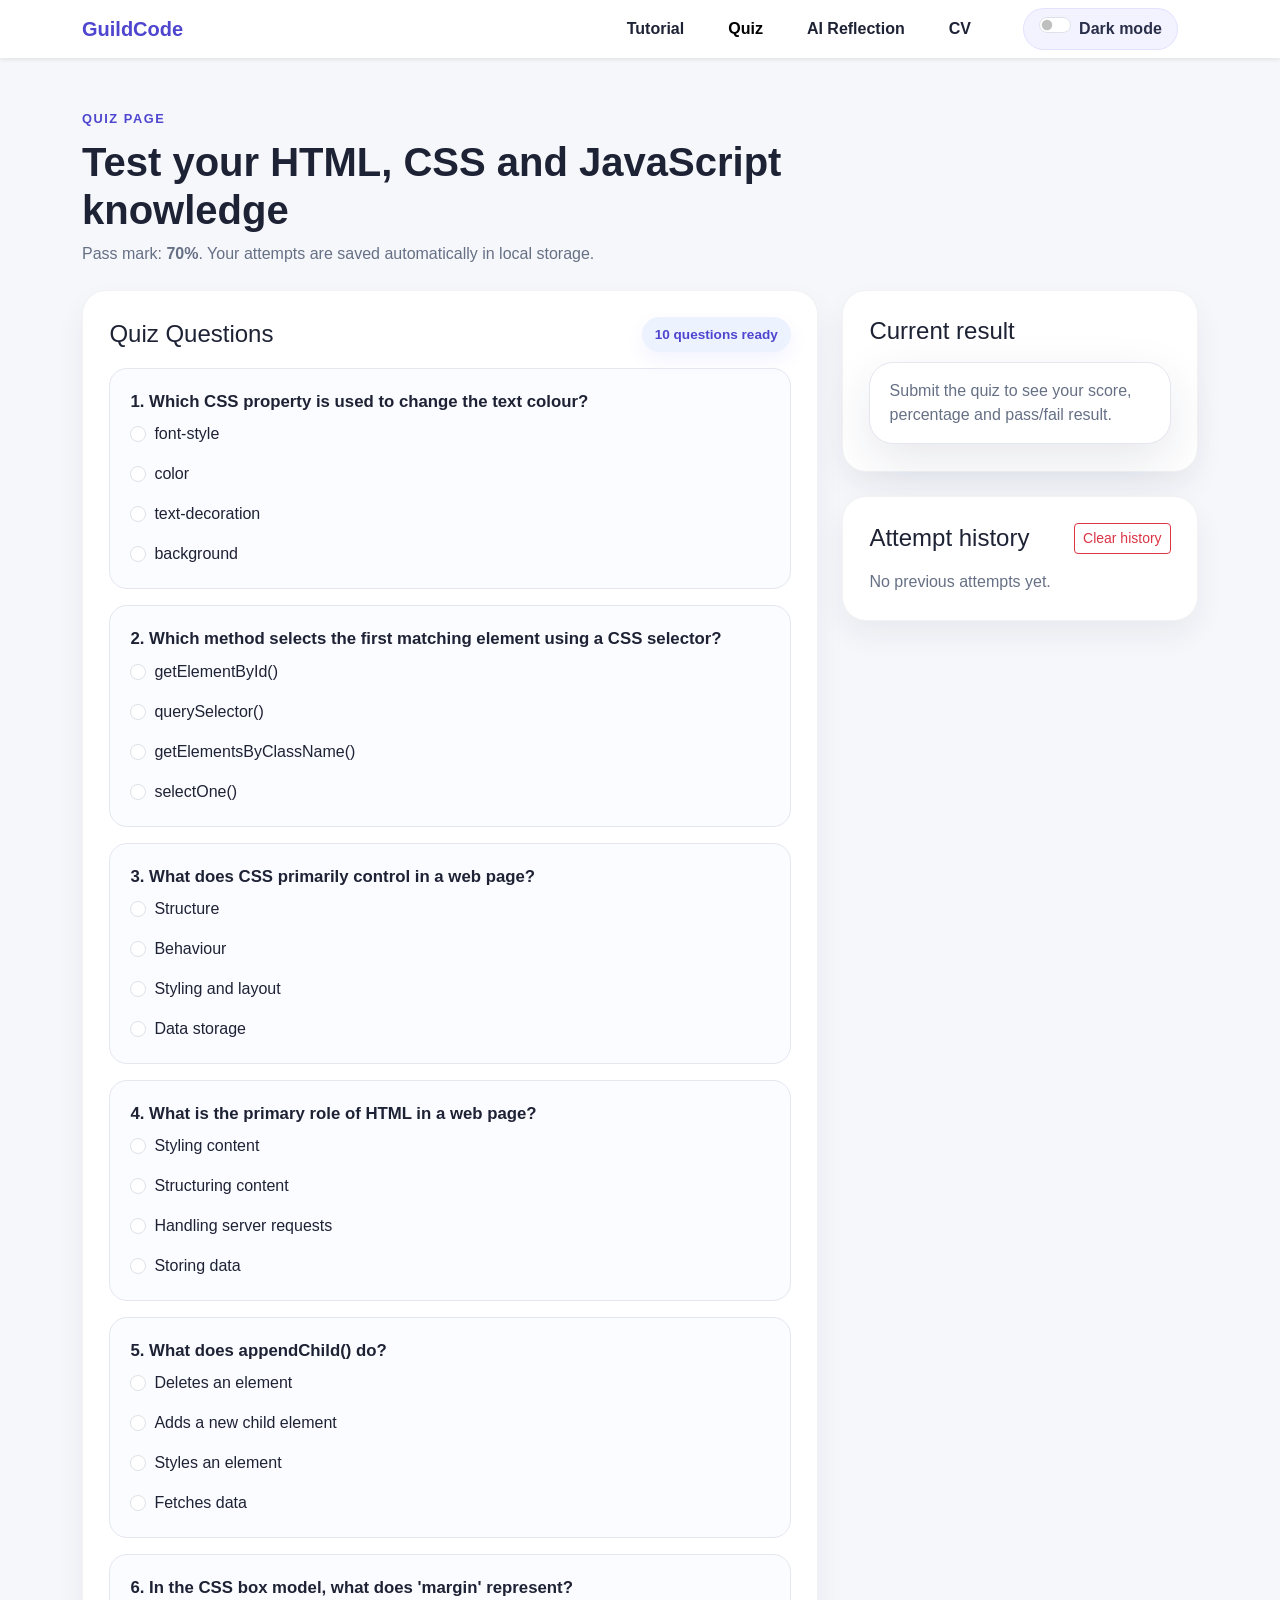
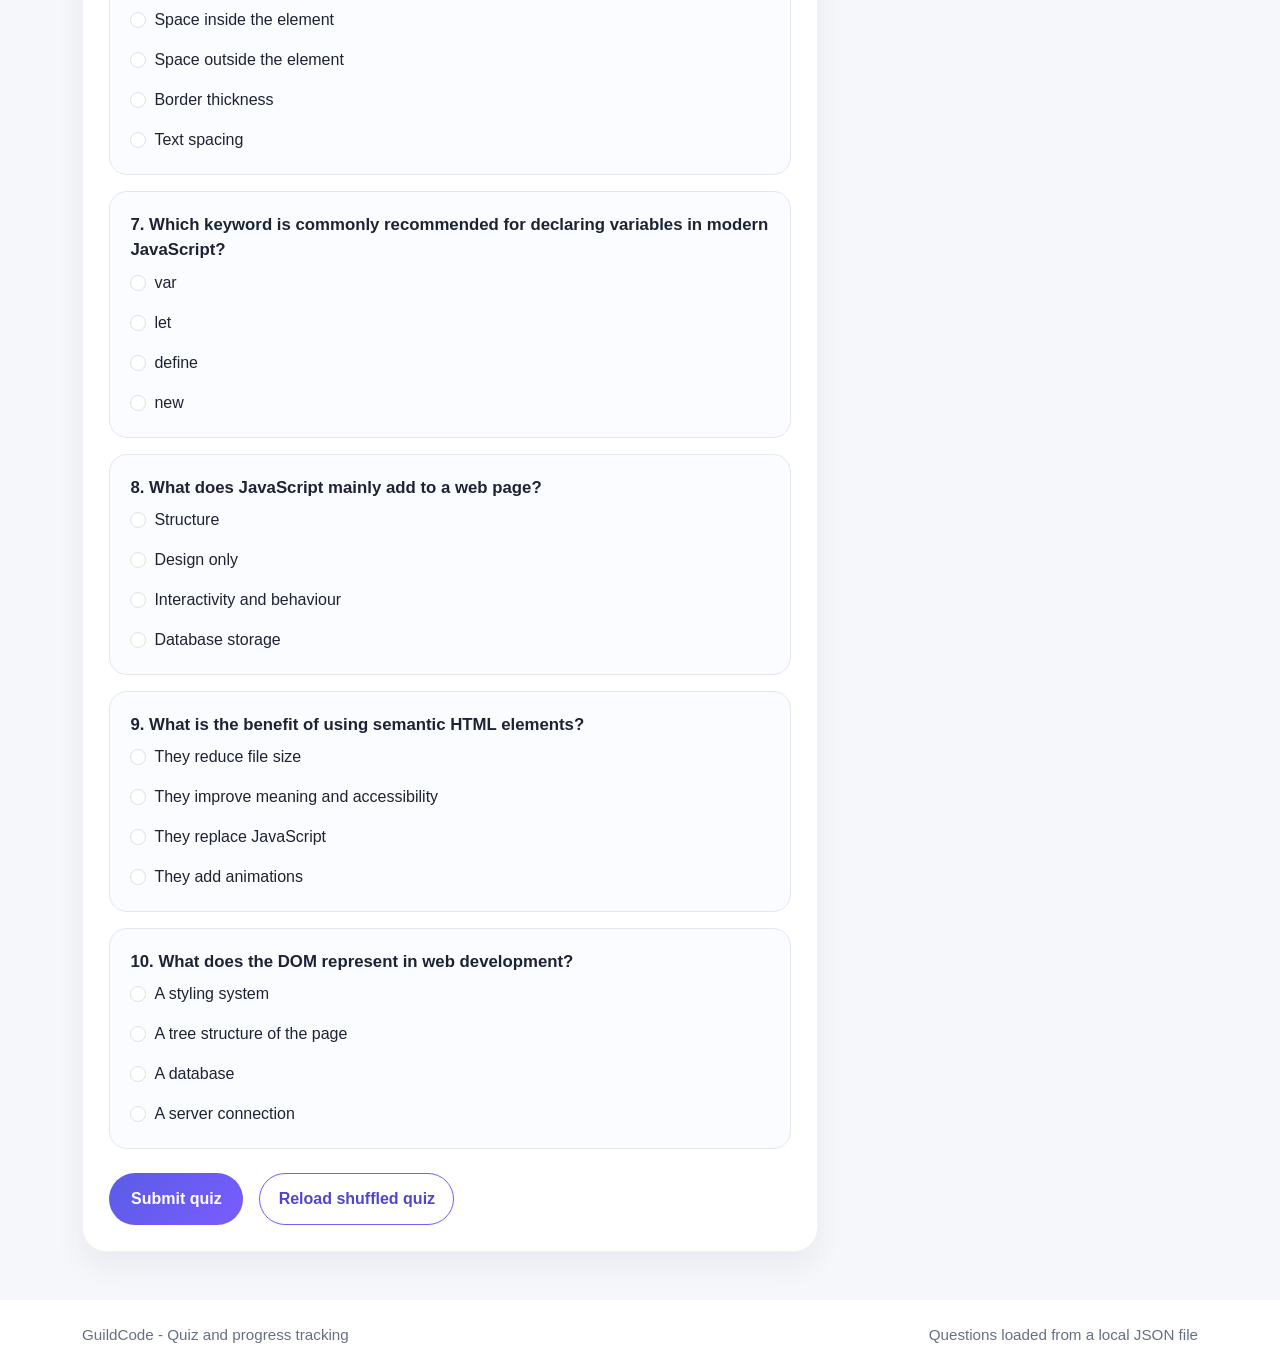
<file: quiz.html>
<!DOCTYPE html>
<html lang="en">
<head>
  <meta charset="UTF-8">
  <meta name="viewport" content="width=device-width, initial-scale=1.0">
  <title>GuildCode | Quiz</title>
  <link rel="preconnect" href="https://cdn.jsdelivr.net">
  <link href="https://cdn.jsdelivr.net/npm/bootstrap@5.3.2/dist/css/bootstrap.min.css" rel="stylesheet">
  <link rel="stylesheet" href="css/style.css">
</head>
<body>
  <header class="site-header sticky-top shadow-sm">
    <nav class="navbar navbar-expand-lg">
      <div class="container">
        <a class="navbar-brand fw-bold" href="index.html">GuildCode</a>
        <button class="navbar-toggler" type="button" data-bs-toggle="collapse" data-bs-target="#navMenu" aria-controls="navMenu" aria-expanded="false" aria-label="Toggle navigation">
          <span class="navbar-toggler-icon"></span>
        </button>
        <div class="collapse navbar-collapse" id="navMenu">
          <ul class="navbar-nav ms-auto align-items-lg-center gap-lg-2">
            <li class="nav-item"><a class="nav-link" href="index.html">Tutorial</a></li>
            <li class="nav-item"><a class="nav-link active" href="quiz.html">Quiz</a></li>
            <li class="nav-item"><a class="nav-link" href="ai-reflection.html">AI Reflection</a></li>
            <li class="nav-item"><a class="nav-link" href="cv.html">CV</a></li>
            <li class="nav-item">
              <div class="theme-switch d-flex align-items-center gap-2 ms-lg-3">
                <div class="form-check form-switch mb-0">
                  <input class="form-check-input" type="checkbox" id="themeToggle">
                  <label class="form-check-label" for="themeToggle">Dark mode</label>
                </div>
              </div>
            </li>
          </ul>
        </div>
      </div>
    </nav>
  </header>

  <main class="py-5">
    <div class="container">
      <div class="section-heading mb-4">
        <span class="eyebrow">QUIZ PAGE</span>
        <h1 class="fw-bold mt-2">Test your HTML, CSS and JavaScript knowledge</h1>
        <p class="text-secondary mb-0">Pass mark: <strong>70%</strong>. Your attempts are saved automatically in local storage.</p>
      </div>

      <div class="row g-4">
        <div class="col-lg-8">
          <section class="content-card">
            <div class="d-flex justify-content-between align-items-center flex-wrap gap-2 mb-3">
              <h2 class="h4 mb-0">Quiz Questions</h2>
              <span id="quizStatus" class="status-pill">Loading questions...</span>
            </div>

            <div id="quizError" class="alert alert-danger d-none" role="alert"></div>
            <form id="quizForm" novalidate>
              <div id="quizContainer"></div>
              <div class="d-flex flex-wrap gap-3 mt-4">
                <button id="submitQuiz" type="submit" class="btn btn-brand">Submit quiz</button>
                <button id="reloadQuiz" type="button" class="btn btn-outline-brand">Reload shuffled quiz</button>
              </div>
            </form>
          </section>
        </div>

        <div class="col-lg-4">
          <section class="content-card mb-4">
            <h2 class="h4">Current result</h2>
            <div id="resultBox" class="result-box mt-3">
              <p class="text-secondary mb-0">Submit the quiz to see your score, percentage and pass/fail result.</p>
            </div>
            <div id="rewardBox" class="reward-box d-none mt-3"></div>
          </section>

          <section class="content-card">
            <div class="d-flex justify-content-between align-items-center gap-3 flex-wrap">
              <h2 class="h4 mb-0">Attempt history</h2>
              <button id="clearHistory" type="button" class="btn btn-sm btn-outline-danger">Clear history</button>
            </div>
            <div id="historyList" class="mt-3"></div>
          </section>
        </div>
      </div>
    </div>
  </main>

  <footer class="site-footer py-4">
    <div class="container d-flex flex-column flex-md-row justify-content-between align-items-center gap-2">
      <p class="mb-0">GuildCode - Quiz and progress tracking</p>
      <p class="mb-0">Questions loaded from a local JSON file</p>
    </div>
  </footer>

  <script src="https://cdn.jsdelivr.net/npm/bootstrap@5.3.2/dist/js/bootstrap.bundle.min.js"></script>
  <script src="js/main.js"></script>
  <script src="js/quiz.js"></script>
</body>
</html>
</file>
<file: css/style.css>
/* 1. ROOT VARIABLES*/
:root {
  --brand: #6c63ff;
  --brand-dark: #4f46cf;
  --bg: #f6f7fb;
  --text: #1e2235;
  --muted: #667085;
  --surface: #ffffff;
  --border: #e5e7ef;
  --success-bg: #ecfdf3;
  --success-text: #067647;
  --danger-bg: #fff1f3;
  --danger-text: #c01048;
  --shadow: 0 18px 50px rgba(33, 40, 80, 0.1);
}

/*  2. GLOBAL RESET and BASE */

* {
  box-sizing: border-box;
}

html {
  scroll-behavior: smooth;
}

body {
  margin: 0;
  font-family: Arial, Helvetica, sans-serif;
  background: var(--bg);
  color: var(--text);
  transition: background-color 0.35s ease, color 0.35s ease;
}

pre {
  background: #101828;
  color: #d1f2ff;
  padding: 1rem;
  border-radius: 18px;
  overflow-x: auto;
  font-size: 0.92rem;
}

code {
  font-family: "Courier New", Courier, monospace;
}

.text-secondary {
  color: var(--muted) !important;
}

.form-range {
  cursor: pointer;
}

#fontSizeValue {
  font-weight: 700;
  color: var(--brand-dark);
}

/* 3. HEADER + NAVIGATION */
.navbar {
  background: rgba(255, 255, 255, 0.92);
  backdrop-filter: blur(10px);
}

.site-header,
.site-footer {
  background: #fff;
}

.navbar-brand {
  color: var(--brand-dark);
}

.nav-link {
  color: var(--text);
  font-weight: 600;
}

.nav-link.active,
.nav-link:hover {
  color: var(--brand-dark);
}

.navbar .nav-item {
  margin-right: 20px;
}

.site-footer p {
  color: var(--muted);
  font-size: 0.95rem;
}

/* 4. COMMON LAYOUT + CARDS */
.hero-section {
  background: radial-gradient(circle at top right, rgba(108, 99, 255, 0.14), transparent 35%), #ffffff;
}

.hero-card,
.content-card,
.cta-card,
.cv-shell,
.result-box,
.reward-box {
  background: var(--surface);
  border: 1px solid var(--border);
  border-radius: 24px;
  box-shadow: var(--shadow);
}

.hero-card,
.content-card,
.cta-card {
  padding: 1.75rem;
}

.cv-shell {
  padding: 2rem;
}

.content-card {
  background: #ffffff;
  border-radius: 24px;
  padding: 1.65rem;
  border: 1px solid rgba(90, 95, 120, 0.08);
  box-shadow: 0 14px 30px rgba(20, 27, 52, 0.06);
  transition: transform 0.25s ease, box-shadow 0.25s ease;
}

.content-card:hover {
  transform: translateY(-3px);
  box-shadow: 0 18px 34px rgba(20, 27, 52, 0.09);
}

.cta-card {
  display: flex;
  flex-direction: column;
  justify-content: center;
}

.section-heading {
  max-width: 760px;
}

.section-title {
  font-size: 1.55rem;
  margin-bottom: 1rem;
  color: #18203a;
}

.eyebrow {
  display: inline-block;
  font-size: 0.8rem;
  font-weight: 700;
  letter-spacing: 0.12em;
  color: var(--brand-dark);
}

.bg-soft {
  background: linear-gradient(180deg, rgba(108, 99, 255, 0.06), rgba(108, 99, 255, 0.01));
}

/*5. BUTTONS + PILLS + TAGS */
.hero-actions {
  gap: 1.5rem;
}

.btn-brand {
  background: linear-gradient(135deg, #5b5ce6, #7a5cff);
  color: #fff;
  border: none;
  border-radius: 999px;
  padding: 0.8rem 1.35rem;
  font-weight: 700;
}

.btn-brand:hover,
.btn-brand:focus {
  background: var(--brand-dark);
  color: #fff;
  transform: translateY(-1px);
}

.btn-outline-brand {
  border: 1px solid var(--brand);
  color: var(--brand-dark);
  border-radius: 999px;
  font-weight: 700;
  padding: 0.8rem 1.15rem;
}

.btn-outline-brand:hover,
.btn-outline-brand:focus {
  background: var(--brand);
  color: #fff;
}

.status-pill {
  display: inline-block;
  padding: 0.45rem 0.8rem;
  border-radius: 999px;
  background: #edf2ff;
  color: var(--brand-dark);
  font-weight: 700;
  font-size: 0.85rem;
  box-shadow: 0 8px 18px rgba(108, 99, 255, 0.08);
}

.tech-badge {
  display: inline-block;
  padding: 0.45rem 0.75rem;
  border-radius: 999px;
  font-size: 0.82rem;
  font-weight: 700;
}

.tech-badge.html {
  background: #fff1eb;
  color: #c2410c;
}

.tech-badge.css {
  background: #eef4ff;
  color: #1d4ed8;
}

.tech-badge.js {
  background: #fff7d6;
  color: #a16207;
}

/*6. MINI PANELS + NOTES + LISTS */
.mini-panel {
  padding: 1rem;
  border-radius: 18px;
  background: #f8f8ff;
  border: 1px solid var(--border);
}

.interactive-note {
  border-left: 4px solid #6c63ff;
  background: rgba(108, 99, 255, 0.05);
  border-radius: 16px;
  padding: 1rem 1.25rem;
  margin-top: 0.75rem;
}

.summary-list {
  padding-left: 1.2rem;
}

.summary-list li {
  margin-bottom: 0.7rem;
}

.reference-list li {
  margin-bottom: 0.8rem;
  line-height: 1.7;
}

/* 7. LIVE PREVIEW SECTION*/
.live-preview-card {
  background: linear-gradient(135deg, #eef0ff 0%, #f8f9ff 100%);
  border-radius: 24px;
  padding: 2rem;
  border: 1px solid rgba(108, 99, 255, 0.12);
  box-shadow: 0 16px 40px rgba(20, 24, 60, 0.08);
  transition: all 0.35s ease;
}

.preview-pill {
  display: inline-block;
  padding: 0.5rem 1rem;
  border-radius: 999px;
  background: #6c63ff;
  color: #ffffff;
  font-weight: 600;
  letter-spacing: 0.02em;
  transition: all 0.35s ease;
}

.live-preview-card h3 {
  color: #1f2340;
  transition: color 0.35s ease;
}

.live-preview-card p {
  color: #5f6785;
  transition: color 0.35s ease;
}

/*  8. TUTORIAL TABS */
.tutorial-tabs {
  display: flex;
  flex-wrap: wrap;
  gap: 1rem;
  margin-bottom: 1.5rem;
}

.tutorial-tab {
  border: 1px solid var(--brand);
  background: #ffffff;
  color: var(--brand-dark);
  padding: 0.8rem 1.25rem;
  border-radius: 999px;
  font-weight: 700;
  cursor: pointer;
  transition: all 0.3s ease;
  box-shadow: 0 8px 20px rgba(108, 99, 255, 0.08);
}

.tutorial-tab:hover {
  transform: translateY(-2px);
  background: rgba(108, 99, 255, 0.08);
  color: var(--brand-dark);
}

.tutorial-tab.active {
  background: var(--brand);
  color: #ffffff;
  border-color: var(--brand);
  box-shadow: 0 12px 24px rgba(108, 99, 255, 0.2);
}

.tutorial-display {
  transition: all 0.3s ease;
  animation: fadeIn 0.3s ease;
}

/* 9. QUIZ SECTION */
.question-card {
  border: 1px solid var(--border);
  border-radius: 18px;
  padding: 1.25rem;
  margin-bottom: 1rem;
  background: #fbfcff;
}

.question-card.needs-attention {
  border-color: #d92d20;
  background: #fff6f5;
}

.question-card legend {
  font-size: 1.05rem;
  font-weight: 700;
}

.result-box,
.reward-box {
  padding: 1rem 1.2rem;
}

.reward-box {
  background: linear-gradient(145deg, #fff9e8, #fff1b4);
  border-color: #f4d261;
}

.history-item {
  border: 1px solid var(--border);
  border-radius: 16px;
  padding: 0.95rem;
  margin-bottom: 0.85rem;
  background: #fff;
}

.history-item.pass {
  border-left: 5px solid #12b76a;
}

.history-item.fail {
  border-left: 5px solid #f04438;
}

/* 10. CV PAGE= */
.cv-hero {
  display: grid;
  grid-template-columns: 140px 1fr;
  gap: 1.5rem;
  align-items: center;
}

.profile-image {
  width: 140px;
  height: 140px;
  border-radius: 24px;
  object-fit: cover;
  border: 3px solid rgba(108, 99, 255, 0.18);
  box-shadow: var(--shadow);
}

.cv-top-banner {
  position: relative;
  background: linear-gradient(180deg, #ffffff 0%, #f9fbff 100%);
  border-radius: 28px;
  overflow: hidden;
  box-shadow: 0 20px 45px rgba(22, 27, 45, 0.08);
  border: 1px solid rgba(90, 95, 120, 0.08);
}

.cv-banner-image {
  width: 100%;
  height: 280px;
  object-fit: cover;
  display: block;
  filter: saturate(0.95) contrast(1.02);
}

.cv-profile-wrap {
  position: relative;
  padding: 0 2rem 3rem;
  margin-top: -120px;
  display: flex;
  flex-wrap: wrap;
  gap: 1.6rem;
  align-items: flex-end;
}

.cv-profile-photo {
  width: 145px;
  height: 145px;
  object-fit: cover;
  object-position: center top;
  border-radius: 50%;
  border: 5px solid #ffffff;
  box-shadow: 0 14px 28px rgba(0, 0, 0, 0.16);
  background: #fff;
}

.cv-intro-text {
  flex: 1;
  min-width: 260px;
  margin-bottom: 0.5rem;
}

.cv-intro-text h1,
.cv-name {
  font-size: 3rem;
  line-height: 1.05;
  margin-bottom: 1.15rem;
  color: #14213d;
  font-weight: 800;
  letter-spacing: -0.03em;
}

.cv-mini-title {
  margin-bottom: 0.5rem;
  font-size: 0.88rem;
  text-transform: uppercase;
  letter-spacing: 0.16em;
  font-weight: 700;
  color: #000;
}

.cv-tagline {
  font-size: 1.08rem;
  color: #4f5d75;
  margin-bottom: 1rem;
  max-width: 780px;
}

.cv-contact-line {
  display: flex;
  flex-wrap: wrap;
  gap: 0.75rem 1.1rem;
  color: #5a6480;
  margin-bottom: 1.2rem;
  line-height: 1.7;
  font-size: 0.98rem;
}

.cv-contact-line a {
  color: #4f46e5;
  font-weight: 600;
  text-decoration: none;
}

.cv-contact-line a:hover {
  text-decoration: underline;
}

.cv-chip-group {
  display: flex;
  flex-wrap: wrap;
  gap: 0.75rem;
  margin-top: 0.2rem;
}

.skill-chip {
  display: inline-flex;
  align-items: center;
  justify-content: center;
  padding: 0.58rem 1rem;
  border-radius: 999px;
  background: linear-gradient(135deg, #eef2ff, #f7f8ff);
  color: #3f3ccf;
  font-weight: 700;
  font-size: 0.9rem;
  border: 1px solid rgba(79, 70, 229, 0.12);
  box-shadow: 0 6px 14px rgba(79, 70, 229, 0.08);
}

.timeline-item {
  padding-bottom: 1.2rem;
  margin-bottom: 1.2rem;
  border-bottom: 1px solid #e9ecf5;
}

.timeline-item h3 {
  font-size: 1.08rem;
  margin-bottom: 0.35rem;
  color: #1e2644;
}

.timeline-meta {
  font-size: 0.94rem;
  color: #6b7390;
  margin-bottom: 0.55rem;
}

/* 11. AI PAGE */
body.ai-page {
  background: #f7f7f8;
}

.ai-page .site-header,
.ai-page .site-footer {
  background: rgba(255, 255, 255, 0.9);
  backdrop-filter: blur(10px);
  border-bottom: 1px solid #e5e7eb;
}

.ai-page .navbar-brand {
  color: var(--brand-dark) !important;
}

.ai-page .nav-link {
  color: #374151;
}

.ai-page .nav-link.active,
.ai-page .nav-link:hover {
  color: #111827;
}

.ai-page .section-heading {
  width: 100%;
  max-width: none;
  margin-left: 0;
}

.ai-page .content-card {
  width: 100%;
  max-width: 1400px;
  margin-left: 0;
  margin-right: 0;
  background: #ffffff;
  border: 1px solid #e5e7eb;
  border-radius: 20px;
  box-shadow: 0 8px 24px rgba(15, 23, 42, 0.06);
}

.ai-page .content-card h2 {
  font-size: 2rem;
  color: #111827;
}

.ai-page .content-card p,
.ai-page .content-card li {
  color: #374151;
  line-height: 1.8;
  font-size: 1.05rem;
}

.ai-page .text-secondary {
  color: #6b7280 !important;
}

.ai-page .status-pill {
  background: #eef2ff;
  color: #4338ca;
  border: 1px solid #dbeafe;
}

.ai-page .interactive-note {
  background: #f8fafc;
  border-left: 4px solid #10a37f;
  color: #1f2937;
}

.ai-layout {
  max-width: 1300px;
  margin-left: auto;
  margin-right: auto;
  padding-left: 12px !important;
  padding-right: 12px !important;
}

.ai-page .row {
  margin-left: calc(-0.5 * var(--bs-gutter-x));
  margin-right: calc(-0.5 * var(--bs-gutter-x));
}

.ai-page .col-12 {
  padding-left: calc(var(--bs-gutter-x) * 0.5);
  padding-right: calc(var(--bs-gutter-x) * 0.5);
}

/* 12. THEME SWITCH */
.theme-switch {
  display: flex;
  align-items: center;
  gap: 0.55rem;
  padding: 0.5rem 0.95rem;
  border-radius: 999px;
  background: rgba(108, 99, 255, 0.08);
  border: 1px solid rgba(108, 99, 255, 0.12);
  transition: all 0.35s ease;
}

.theme-switch .form-check-input {
  cursor: pointer;
  margin-top: 0;
}

.theme-switch .form-check-label {
  cursor: pointer;
  font-weight: 600;
  color: #2a2f4a;
  margin-bottom: 0;
  white-space: nowrap;
}

/* 13. GLOBAL DARK MODE */
body.dark-page {
  background: #14182b !important;
  color: #f3f5ff !important;
}

body.dark-page .site-header,
body.dark-page .site-footer,
body.dark-page .navbar,
body.dark-page .content-card,
body.dark-page .hero-card,
body.dark-page .cta-card,
body.dark-page .question-card,
body.dark-page .result-box,
body.dark-page .reward-box,
body.dark-page .history-item,
body.dark-page .theme-switch,
body.dark-page .interactive-note,
body.dark-page .mini-panel,
body.dark-page .cv-shell {
  background: #1f2438 !important;
  color: #f3f5ff !important;
  border-color: rgba(255, 255, 255, 0.08) !important;
}

body.dark-page .hero-section,
body.dark-page .bg-soft,
body.dark-page section {
  background-color: transparent;
}

body.dark-page h1,
body.dark-page h2,
body.dark-page h3,
body.dark-page h4,
body.dark-page .navbar-brand,
body.dark-page .nav-link,
body.dark-page .form-check-label,
body.dark-page .form-label,
body.dark-page legend,
body.dark-page strong {
  color: #ffffff !important;
}

body.dark-page p,
body.dark-page li,
body.dark-page label,
body.dark-page .text-secondary,
body.dark-page .small {
  color: #cfd5ea !important;
}

body.dark-page .form-control,
body.dark-page textarea,
body.dark-page input {
  background: #2a3048;
  color: #ffffff;
  border-color: rgba(255, 255, 255, 0.12);
}

body.dark-page .form-control::placeholder,
body.dark-page textarea::placeholder {
  color: #cfd5ea;
}

body.dark-page pre,
body.dark-page code {
  background: #111525;
  color: #e7ebff;
}

body.dark-page .hero-section {
  background: radial-gradient(circle at top right, rgba(108, 99, 255, 0.18), transparent 30%),
    linear-gradient(135deg, #0f1630 0%, #121933 55%, #1b2150 100%) !important;
}

body.dark-page .hero-section h1 {
  color: #ffffff !important;
  text-shadow: 0 2px 12px rgba(0, 0, 0, 0.18);
}

body.dark-page .hero-section .lead {
  color: #dbe2ff !important;
}

body.dark-page .hero-card {
  background: rgba(31, 36, 56, 0.92) !important;
  border: 1px solid rgba(255, 255, 255, 0.1) !important;
  box-shadow: 0 18px 50px rgba(0, 0, 0, 0.25);
}

body.dark-page .mini-panel {
  background: rgba(255, 255, 255, 0.03) !important;
  border: 1px solid rgba(255, 255, 255, 0.08) !important;
}

body.dark-page .theme-switch {
  background: rgba(255, 255, 255, 0.06) !important;
  border-color: rgba(255, 255, 255, 0.1) !important;
}

body.dark-page .theme-switch .form-check-label {
  color: #ffffff !important;
}

body.dark-page .btn-brand {
  box-shadow: 0 10px 24px rgba(108, 99, 255, 0.28);
}

body.dark-page .btn-outline-brand {
  background: transparent;
  color: #ffffff !important;
  border-color: rgba(143, 138, 255, 0.9) !important;
}

body.dark-page .nav-link.active {
  color: #ffffff !important;
}

body.dark-page .tutorial-tab {
  background: #1f2438;
  color: #ffffff;
  border-color: rgba(143, 138, 255, 0.9);
}

body.dark-page .tutorial-tab:hover {
  background: rgba(108, 99, 255, 0.18);
}

body.dark-page .tutorial-tab.active {
  background: var(--brand);
  color: #ffffff;
  border-color: var(--brand);
}

body.dark-page .question-card.needs-attention {
  background: #2a1f26 !important;
  border-color: #f04438 !important;
}

body.dark-page .question-card input[type="radio"] {
  accent-color: #6c63ff;
}

body.dark-page .form-check-input {
  background-color: #2a3048;
  border-color: rgba(255, 255, 255, 0.2);
}

body.dark-page .form-check-input:checked {
  background-color: #6c63ff;
  border-color: #6c63ff;
}

body.dark-page .status-pill {
  background: rgba(255, 255, 255, 0.08) !important;
  color: #ffffff !important;
  border-color: rgba(255, 255, 255, 0.08) !important;
}

body.dark-page .history-item.pass {
  border-left: 5px solid #12b76a;
}

body.dark-page .history-item.fail {
  border-left: 5px solid #f04438;
}

body.dark-page .btn-outline-danger {
  color: #ff8a8a;
  border-color: #ff8a8a;
}

body.dark-page .btn-outline-danger:hover {
  background: #ff8a8a;
  color: #14182b;
}

body.dark-page .interactive-note {
  background: rgba(108, 99, 255, 0.08) !important;
  border-left: 4px solid #8f8aff !important;
  color: #e7ebff !important;
}

/* 14. CV PAGE DARK MODE */
body.dark-page .cv-top-banner {
  background: linear-gradient(180deg, #1c2238 0%, #202844 100%) !important;
  border-color: rgba(255, 255, 255, 0.08) !important;
  box-shadow: 0 20px 45px rgba(0, 0, 0, 0.24);
}

body.dark-page .cv-profile-wrap {
  background: transparent !important;
}

body.dark-page .cv-mini-title {
  color: #a9b0ff !important;
}

body.dark-page .cv-intro-text h1,
body.dark-page .cv-name {
  color: #ffffff !important;
}

body.dark-page .cv-tagline {
  color: #d8def5 !important;
}

body.dark-page .cv-contact-line {
  color: #cfd5ea !important;
}

body.dark-page .cv-contact-line a {
  color: #9ea8ff !important;
}

body.dark-page .cv-contact-line a:hover {
  color: #c6ccff !important;
}

body.dark-page .skill-chip {
  background: rgba(255, 255, 255, 0.08) !important;
  color: #eef1ff !important;
  border: 1px solid rgba(255, 255, 255, 0.12) !important;
  box-shadow: none;
}

body.dark-page .cv-profile-photo {
  border-color: #ffffff !important;
  box-shadow: 0 14px 28px rgba(0, 0, 0, 0.28);
}

body.dark-page .section-title,
body.dark-page .timeline-item h3 {
  color: #ffffff !important;
}

body.dark-page .timeline-meta,
body.dark-page .summary-list li,
body.dark-page .content-card p,
body.dark-page .reference-list li {
  color: #cfd5ea !important;
}

body.dark-page .timeline-item {
  border-bottom: 1px solid rgba(255, 255, 255, 0.08);
}

body.dark-page .cv-banner-image {
  filter: brightness(0.82) saturate(0.9);
}
/* 15. AI PAGE DARK MODE*/
body.dark-page.ai-page {
  background: #14182b !important;
  color: #f3f5ff !important;
}

body.dark-page.ai-page .site-header,
body.dark-page.ai-page .site-footer,
body.dark-page.ai-page .navbar {
  background: #1f2438 !important;
  backdrop-filter: blur(10px);
  border-bottom: 1px solid rgba(255, 255, 255, 0.08) !important;
}

body.dark-page.ai-page .navbar-brand,
body.dark-page.ai-page .nav-link,
body.dark-page.ai-page h1,
body.dark-page.ai-page h2,
body.dark-page.ai-page h3,
body.dark-page.ai-page strong {
  color: #ffffff !important;
}

body.dark-page.ai-page .content-card {
  background: #1f2438 !important;
  border-color: rgba(255, 255, 255, 0.08) !important;
  box-shadow: 0 18px 50px rgba(0, 0, 0, 0.25);
}

body.dark-page.ai-page .content-card p,
body.dark-page.ai-page .content-card li,
body.dark-page.ai-page .text-secondary {
  color: #cfd5ea !important;
}

body.dark-page.ai-page .status-pill {
  background: rgba(255, 255, 255, 0.08) !important;
  color: #ffffff !important;
  border: 1px solid rgba(255, 255, 255, 0.08) !important;
}

body.dark-page.ai-page .interactive-note {
  background: rgba(108, 99, 255, 0.08) !important;
  border-left: 4px solid #8f8aff !important;
  color: #e7ebff !important;
}
/* 16. SMOOTH TRANSITIONS */
.cv-top-banner,
.cv-shell,
.cv-banner-image,
.cv-profile-photo,
.cv-intro-text h1,
.cv-name,
.cv-tagline,
.cv-contact-line,
.skill-chip,
.content-card,
.navbar,
.theme-switch {
  transition: all 0.35s ease;
}

.content-card h2,
.content-card h3 {
  line-height: 1.2;
}

body.bg-soft {
  min-height: 100vh;
}

/* 17. ANIMATIONS */
@keyframes fadeIn {
  from {
    opacity: 0;
    transform: translateY(8px);
  }

  to {
    opacity: 1;
    transform: translateY(0);
  }
}

/* 18. RESPONSIVE */
@media (max-width: 991px) {
  .cv-hero {
    grid-template-columns: 1fr;
    text-align: center;
  }

  .profile-image {
    margin: 0 auto;
  }
}
@media (max-width: 768px) {
  .cv-banner-image {
    height: 180px;
  }

  .cv-profile-wrap {
    margin-top: -56px;
    padding: 0 1.2rem 1.4rem;
  }

  .cv-profile-photo {
    width: 118px;
    height: 118px;
  }

  .cv-intro-text h1,
  .cv-name {
    font-size: 2.15rem;
  }
}
@media (max-width: 767px) {
  .hero-card,
  .content-card,
  .cta-card,
  .cv-shell {
    padding: 1.25rem;
  }

  .display-5 {
    font-size: 2.2rem;
  }
}

.topic-subsection {
  border-top: 1px solid rgba(120, 130, 180, 0.18);
  padding-top: 1rem;
}

.topic-subsection h4 {
  color: var(--text-color, #1f2340);
  margin-bottom: 0.75rem;
}

#topicPoints {
  padding-left: 1.2rem;
}

#topicPoints li {
  margin-bottom: 0.65rem;
  color: #5a6078;
  line-height: 1.7;
}

.tutorial-display p {
  line-height: 1.8;
}

.tutorial-display pre {
  margin-bottom: 0;
}

.dark-page .topic-subsection {
  border-top: 1px solid rgba(255, 255, 255, 0.1);
}

.dark-page #topicPoints li {
  color: #c7cbe0;
}
</file>
